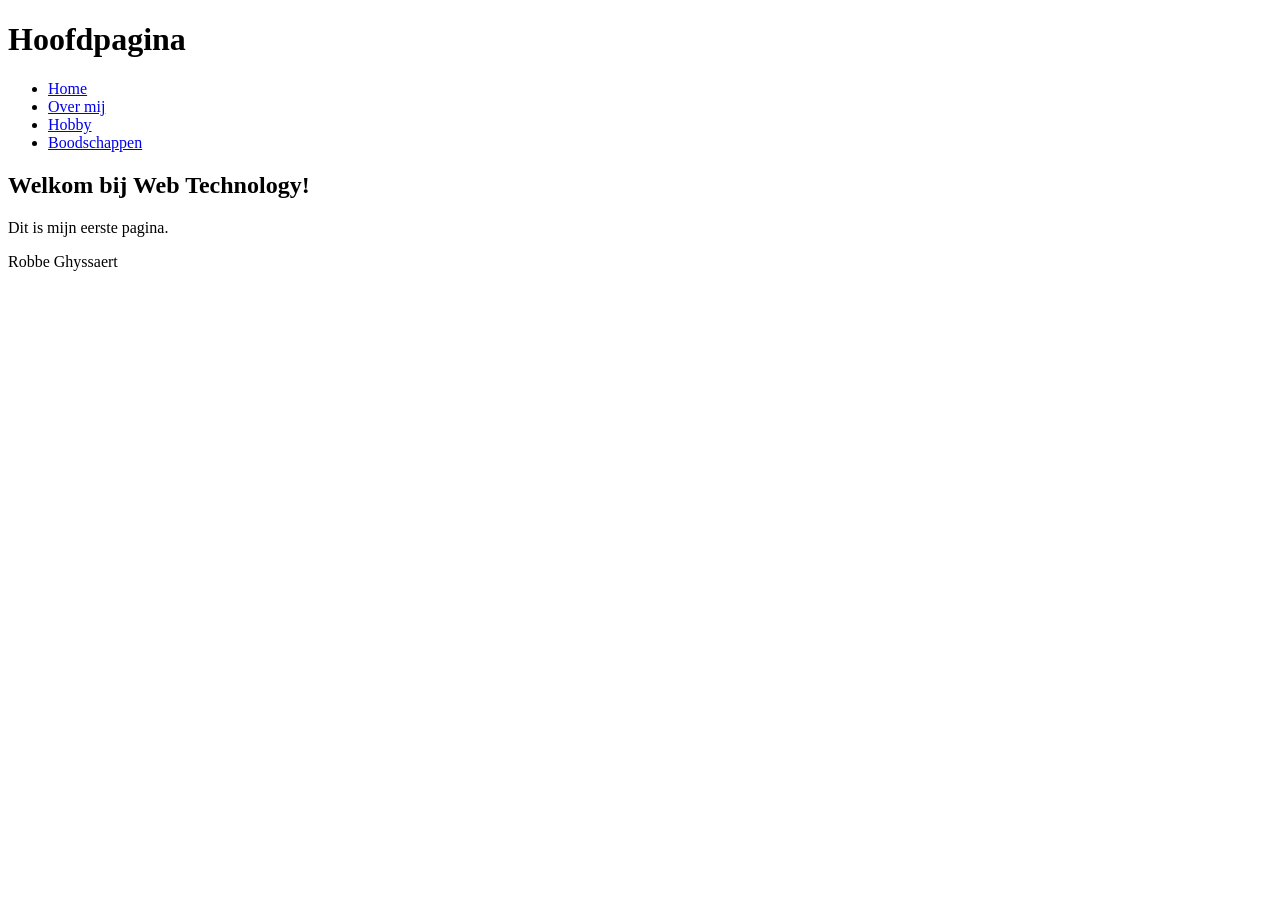
<file: Labo-01/index.html>
<!doctype html>
<html lang="nl">
  <head>
    <meta charset="utf-8" />
    <meta name="viewport" content="width=device-width, initial-scale=1" />
    <title>Mijn eerste pagina</title>
  </head>
  <body>
    <header>
      <h1>Hoofdpagina</h1>
      <nav>
        <ul>
          <li><a href="index.html">Home</a></li>
          <li><a href="over-mij.html">Over mij</a></li>
          <li><a href="hobby.html">Hobby</a></li>
          <li><a href="boodschappen.html">Boodschappen</a></li>
        </ul>
      </nav>
    </header>

    <h2>Welkom bij Web Technology!</h2>
    <p>Dit is mijn eerste pagina.</p>

    <footer>
      <p>Robbe Ghyssaert</p>
    </footer>
  </body>
</html>
</file>
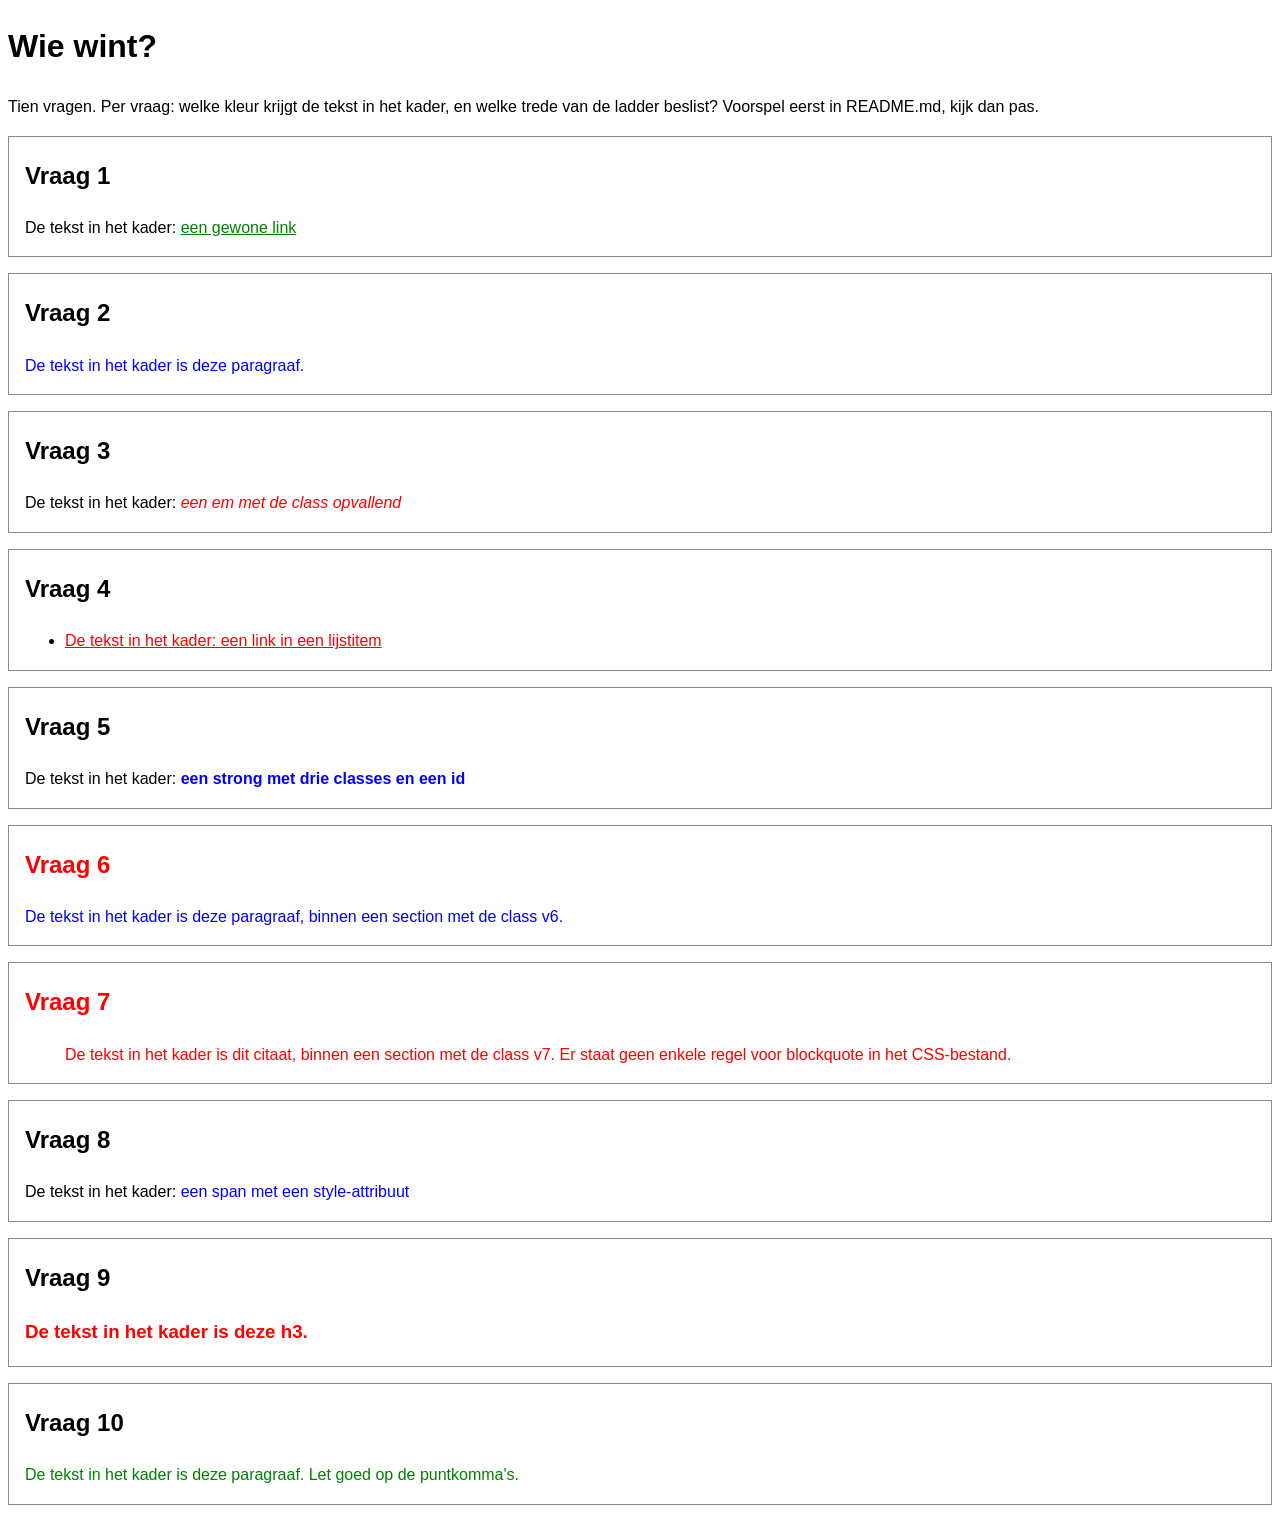
<file: labo-02/cascade/index.html>
<!-- index.html - oefening 3: voorspel, dan kijk. Wijzig dit bestand niet. -->
<!doctype html>
<html lang="nl">
  <head>
    <meta charset="utf-8">
    <meta name="viewport" content="width=device-width, initial-scale=1">
    <title>Wie wint? Tien vragen over de cascade</title>
    <link rel="stylesheet" href="css/stijl.css">
  </head>
  <body>
    <h1>Wie wint?</h1>
    <p>Tien vragen. Per vraag: welke kleur krijgt de tekst in het kader, en welke trede van de ladder beslist? Voorspel eerst in README.md, kijk dan pas.</p>

    <section class="vraag v1">
      <h2>Vraag 1</h2>
      <p>De tekst in het kader: <a href="#">een gewone link</a></p>
    </section>

    <section class="vraag v2">
      <h2>Vraag 2</h2>
      <p class="v2-tekst">De tekst in het kader is deze paragraaf.</p>
    </section>

    <section class="vraag v3">
      <h2>Vraag 3</h2>
      <p>De tekst in het kader: <em class="opvallend">een em met de class opvallend</em></p>
    </section>

    <section class="vraag v4">
      <h2>Vraag 4</h2>
      <ul>
        <li><a href="#">De tekst in het kader: een link in een lijstitem</a></li>
      </ul>
    </section>

    <section class="vraag v5">
      <h2>Vraag 5</h2>
      <p>De tekst in het kader: <strong class="een twee drie" id="v5-tekst">een strong met drie classes en een id</strong></p>
    </section>

    <section class="vraag v6">
      <h2>Vraag 6</h2>
      <p class="v6-tekst">De tekst in het kader is deze paragraaf, binnen een section met de class v6.</p>
    </section>

    <section class="vraag v7">
      <h2>Vraag 7</h2>
      <blockquote>De tekst in het kader is dit citaat, binnen een section met de class v7. Er staat geen enkele regel voor blockquote in het CSS-bestand.</blockquote>
    </section>

    <section class="vraag v8">
      <h2>Vraag 8</h2>
      <p>De tekst in het kader: <span class="v8-tekst" style="color: blue">een span met een style-attribuut</span></p>
    </section>

    <section class="vraag v9">
      <h2>Vraag 9</h2>
      <h3 class="v9-tekst">De tekst in het kader is deze h3.</h3>
    </section>

    <section class="vraag v10">
      <h2>Vraag 10</h2>
      <p class="v10-tekst">De tekst in het kader is deze paragraaf. Let goed op de puntkomma's.</p>
    </section>
  </body>
</html>
</file>
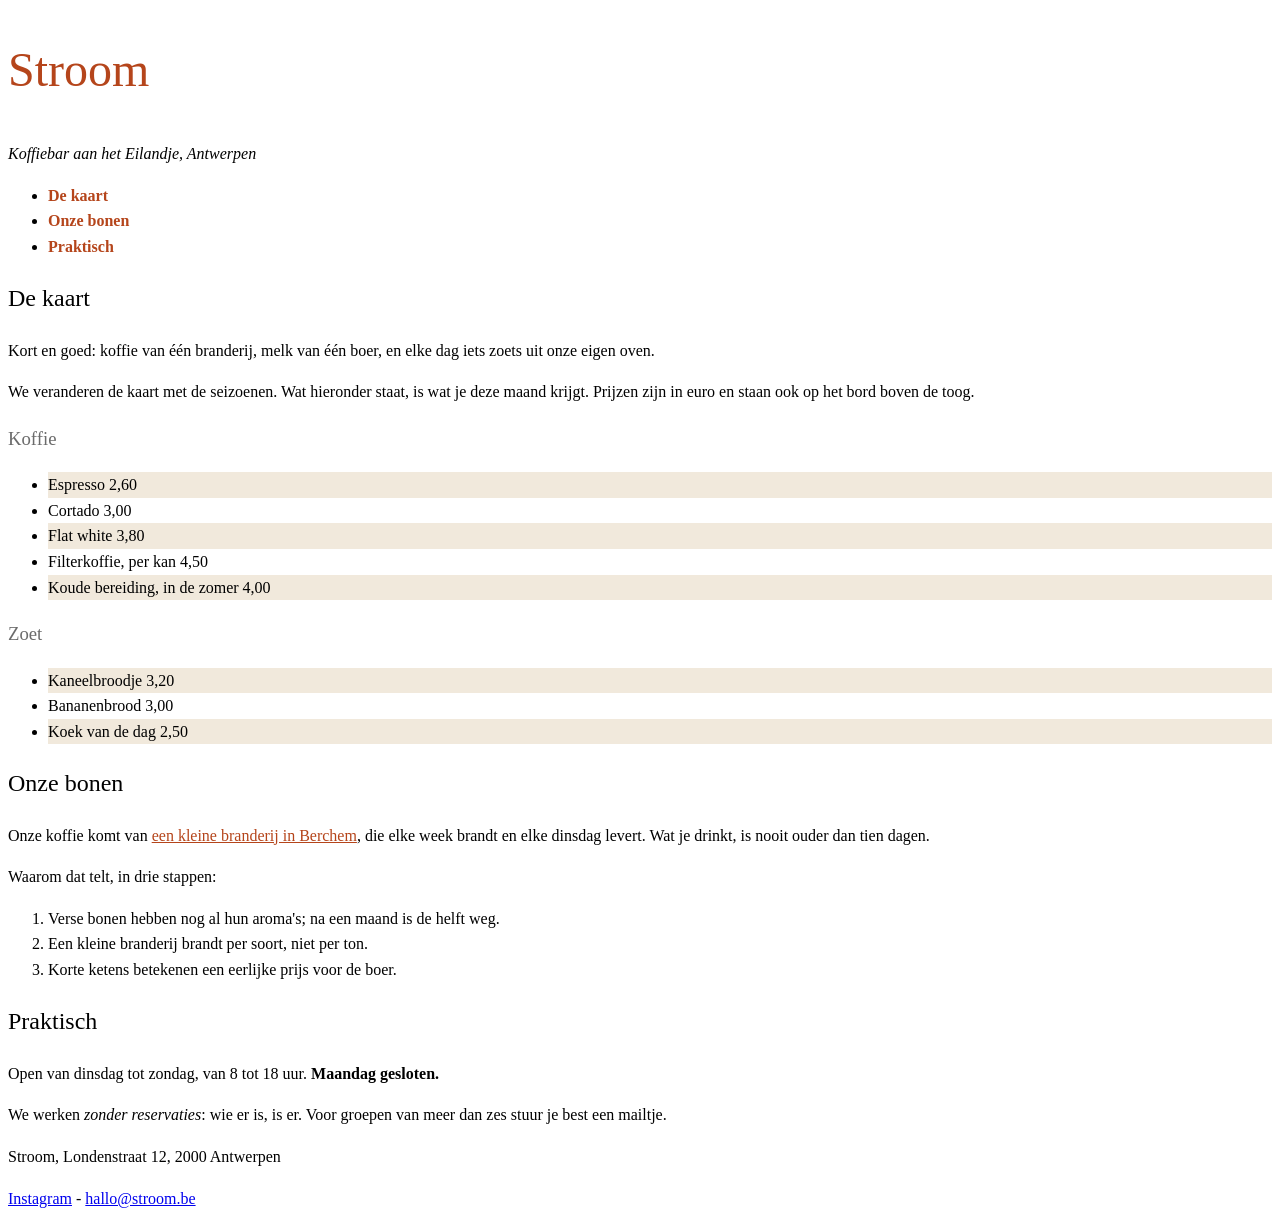
<file: labo-02/nabouw/index.html>
<!-- index.html - nabouw labo 2. Dit bestand mag je NIET wijzigen: geen class erbij, geen element verplaatst, geen style-attribuut. Jij schrijft css/stijl.css. -->
<!--
  Wat het screenshot niet kan tonen (hover en focus):
  - links in de navigatie: accentkleur, vet, geen onderstreping;
    bij hover en focus: inktkleur en onderstreept
  - links in main: accentkleur, onderstreept;
    bij hover en focus: papierkleur op een achtergrond in de accentkleur
  - links in de footer: gedempte kleur; bij hover en focus: accentkleur
-->
<!doctype html>
<html lang="nl">
  <head>
    <meta charset="utf-8">
    <meta name="viewport" content="width=device-width, initial-scale=1">
    <title>Stroom - koffiebar aan het Eilandje</title>
    <link rel="stylesheet" href="css/stijl.css">
  </head>
  <body>
    <header>
      <h1>Stroom</h1>
      <p class="slogan">Koffiebar aan het Eilandje, Antwerpen</p>
      <nav>
        <ul>
          <li><a href="#kaart">De kaart</a></li>
          <li><a href="#bonen">Onze bonen</a></li>
          <li><a href="#praktisch">Praktisch</a></li>
        </ul>
      </nav>
    </header>

    <main>
      <article>
        <h2 id="kaart">De kaart</h2>
        <p class="intro">Kort en goed: koffie van één branderij, melk van één boer, en elke dag iets zoets uit onze eigen oven.</p>
        <p>We veranderen de kaart met de seizoenen. Wat hieronder staat, is wat je deze maand krijgt. Prijzen zijn in euro en staan ook op het bord boven de toog.</p>

        <h3>Koffie</h3>
        <ul class="kaart">
          <li>Espresso <span class="prijs">2,60</span></li>
          <li>Cortado <span class="prijs">3,00</span></li>
          <li>Flat white <span class="prijs">3,80</span></li>
          <li>Filterkoffie, per kan <span class="prijs">4,50</span></li>
          <li>Koude bereiding, in de zomer <span class="prijs">4,00</span></li>
        </ul>

        <h3>Zoet</h3>
        <ul class="kaart">
          <li>Kaneelbroodje <span class="prijs">3,20</span></li>
          <li>Bananenbrood <span class="prijs">3,00</span></li>
          <li>Koek van de dag <span class="prijs">2,50</span></li>
        </ul>

        <h2 id="bonen">Onze bonen</h2>
        <p>Onze koffie komt van <a href="https://www.example.be">een kleine branderij in Berchem</a>, die elke week brandt en elke dinsdag levert. Wat je drinkt, is nooit ouder dan tien dagen.</p>
        <p>Waarom dat telt, in drie stappen:</p>
        <ol>
          <li>Verse bonen hebben nog al hun aroma's; na een maand is de helft weg.</li>
          <li>Een kleine branderij brandt per soort, niet per ton.</li>
          <li>Korte ketens betekenen een eerlijke prijs voor de boer.</li>
        </ol>

        <h2 id="praktisch">Praktisch</h2>
        <p>Open van dinsdag tot zondag, van 8 tot 18 uur. <strong>Maandag gesloten.</strong></p>
        <p>We werken <em>zonder reservaties</em>: wie er is, is er. Voor groepen van meer dan zes stuur je best een mailtje.</p>
      </article>
    </main>

    <footer>
      <p>Stroom, Londenstraat 12, 2000 Antwerpen</p>
      <p><a href="https://www.instagram.com">Instagram</a> - <a href="mailto:hallo@stroom.be">hallo@stroom.be</a></p>
    </footer>
  </body>
</html>
</file>
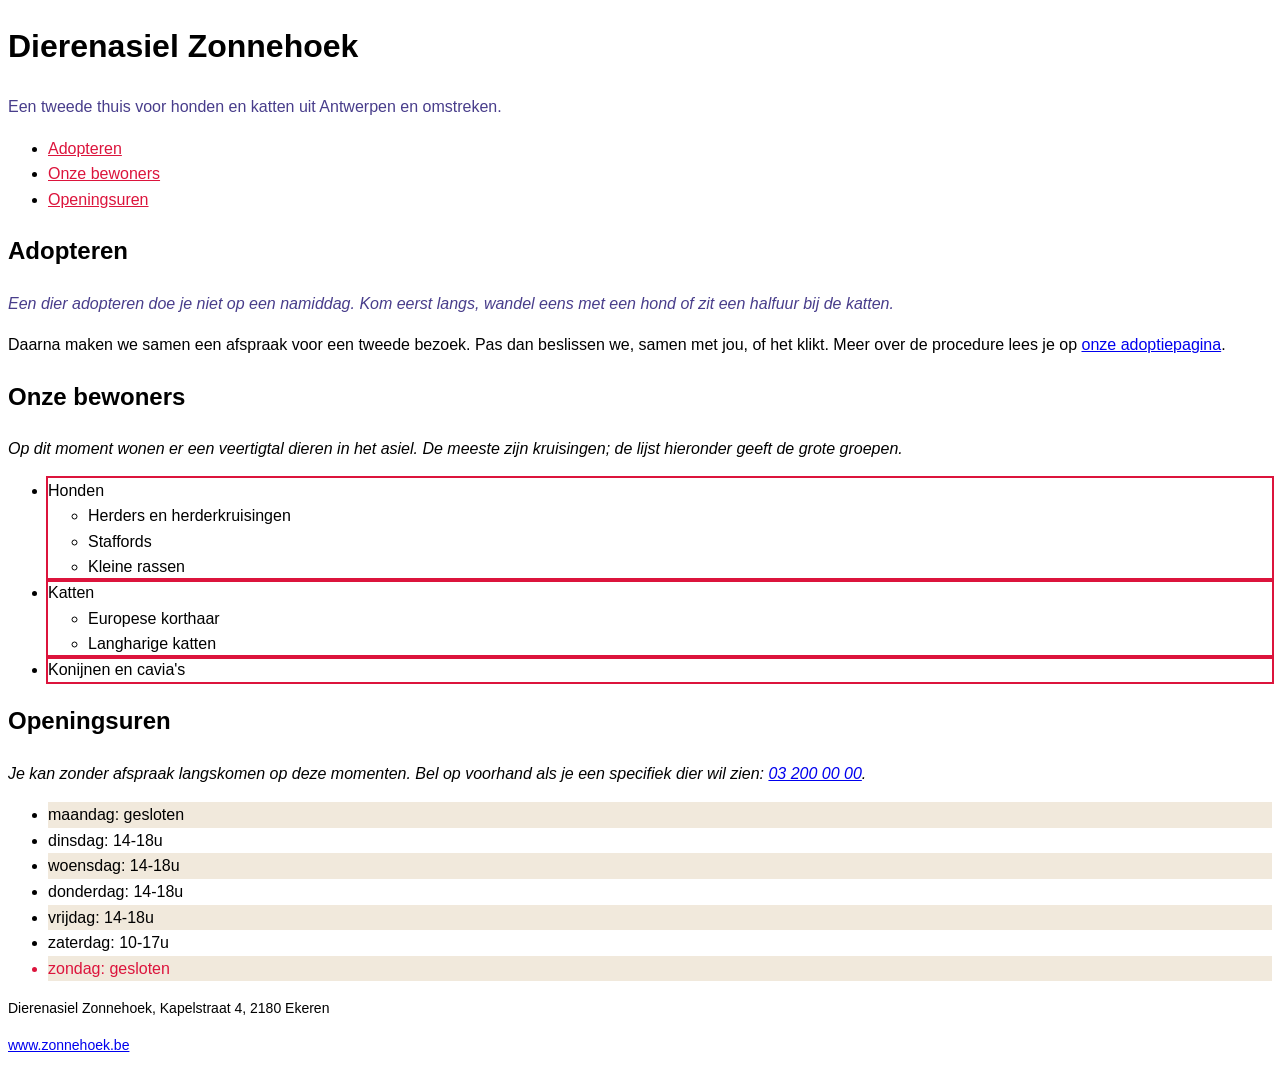
<file: labo-02/selectors/index.html>
<!-- index.html - oefening 2: selectors. Wijzig dit bestand niet; alles wat je nodig hebt, staat erin. -->
<!doctype html>
<html lang="nl">
  <head>
    <meta charset="utf-8" />
    <meta name="viewport" content="width=device-width, initial-scale=1" />
    <title>Dierenasiel Zonnehoek</title>
    <link rel="stylesheet" href="css/stijl.css" />
  </head>
  <body>
    <header>
      <h1>Dierenasiel Zonnehoek</h1>
      <p class="slogan">
        Een tweede thuis voor honden en katten uit Antwerpen en omstreken.
      </p>
      <nav>
        <ul>
          <li><a href="#adopteren">Adopteren</a></li>
          <li><a href="#rassen">Onze bewoners</a></li>
          <li><a href="#uren">Openingsuren</a></li>
        </ul>
      </nav>
    </header>

    <main>
      <article>
        <h2 id="adopteren">Adopteren</h2>
        <p class="intro">
          Een dier adopteren doe je niet op een namiddag. Kom eerst langs,
          wandel eens met een hond of zit een halfuur bij de katten.
        </p>
        <p>
          Daarna maken we samen een afspraak voor een tweede bezoek. Pas dan
          beslissen we, samen met jou, of het klikt. Meer over de procedure lees
          je op
          <a href="https://www.zonnehoek.be/adoptie">onze adoptiepagina</a>.
        </p>

        <h2 id="rassen">Onze bewoners</h2>
        <p>
          Op dit moment wonen er een veertigtal dieren in het asiel. De meeste
          zijn kruisingen; de lijst hieronder geeft de grote groepen.
        </p>
        <ul class="rassen">
          <li>
            Honden
            <ul>
              <li>Herders en herderkruisingen</li>
              <li>Staffords</li>
              <li>Kleine rassen</li>
            </ul>
          </li>
          <li>
            Katten
            <ul>
              <li>Europese korthaar</li>
              <li>Langharige katten</li>
            </ul>
          </li>
          <li>Konijnen en cavia's</li>
        </ul>

        <h2 id="uren">Openingsuren</h2>
        <p>
          Je kan zonder afspraak langskomen op deze momenten. Bel op voorhand
          als je een specifiek dier wil zien:
          <a href="tel:+3232000000">03 200 00 00</a>.
        </p>
        <ul class="uren">
          <li>maandag: gesloten</li>
          <li>dinsdag: 14-18u</li>
          <li>woensdag: 14-18u</li>
          <li>donderdag: 14-18u</li>
          <li>vrijdag: 14-18u</li>
          <li>zaterdag: 10-17u</li>
          <li>zondag: gesloten</li>
        </ul>
      </article>
    </main>

    <footer>
      <p>Dierenasiel Zonnehoek, Kapelstraat 4, 2180 Ekeren</p>
      <p><a href="https://www.zonnehoek.be">www.zonnehoek.be</a></p>
    </footer>
  </body>
</html>
</file>
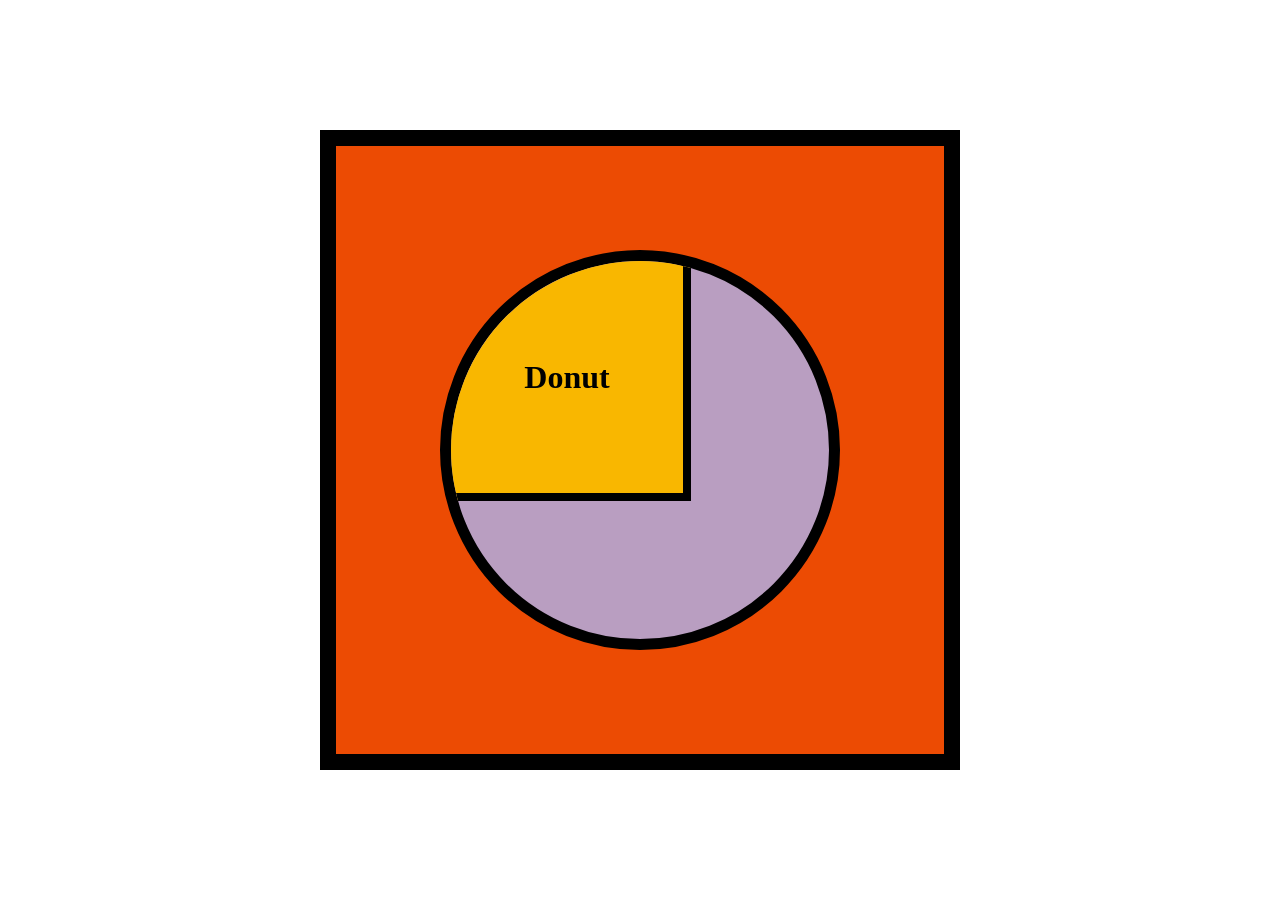
<file: labo-03/donut/index.html>
<!doctype html>
<html lang="en">
<head>
  <meta charset="utf-8">
  <meta name="viewport" content="width=device-width, initial-scale=1">
  <title>Labo 3 - Donut</title>
  <link rel="stylesheet" href="css/reset.css">
  <link rel="stylesheet" href="css/stijl.css">
</head>
<body>
  <!-- Do not change this file. Write your CSS in css/stijl.css. -->
  <main>
    <div>
      <h1>Donut</h1>
    </div>
  </main>
</body>
</html>
</file>
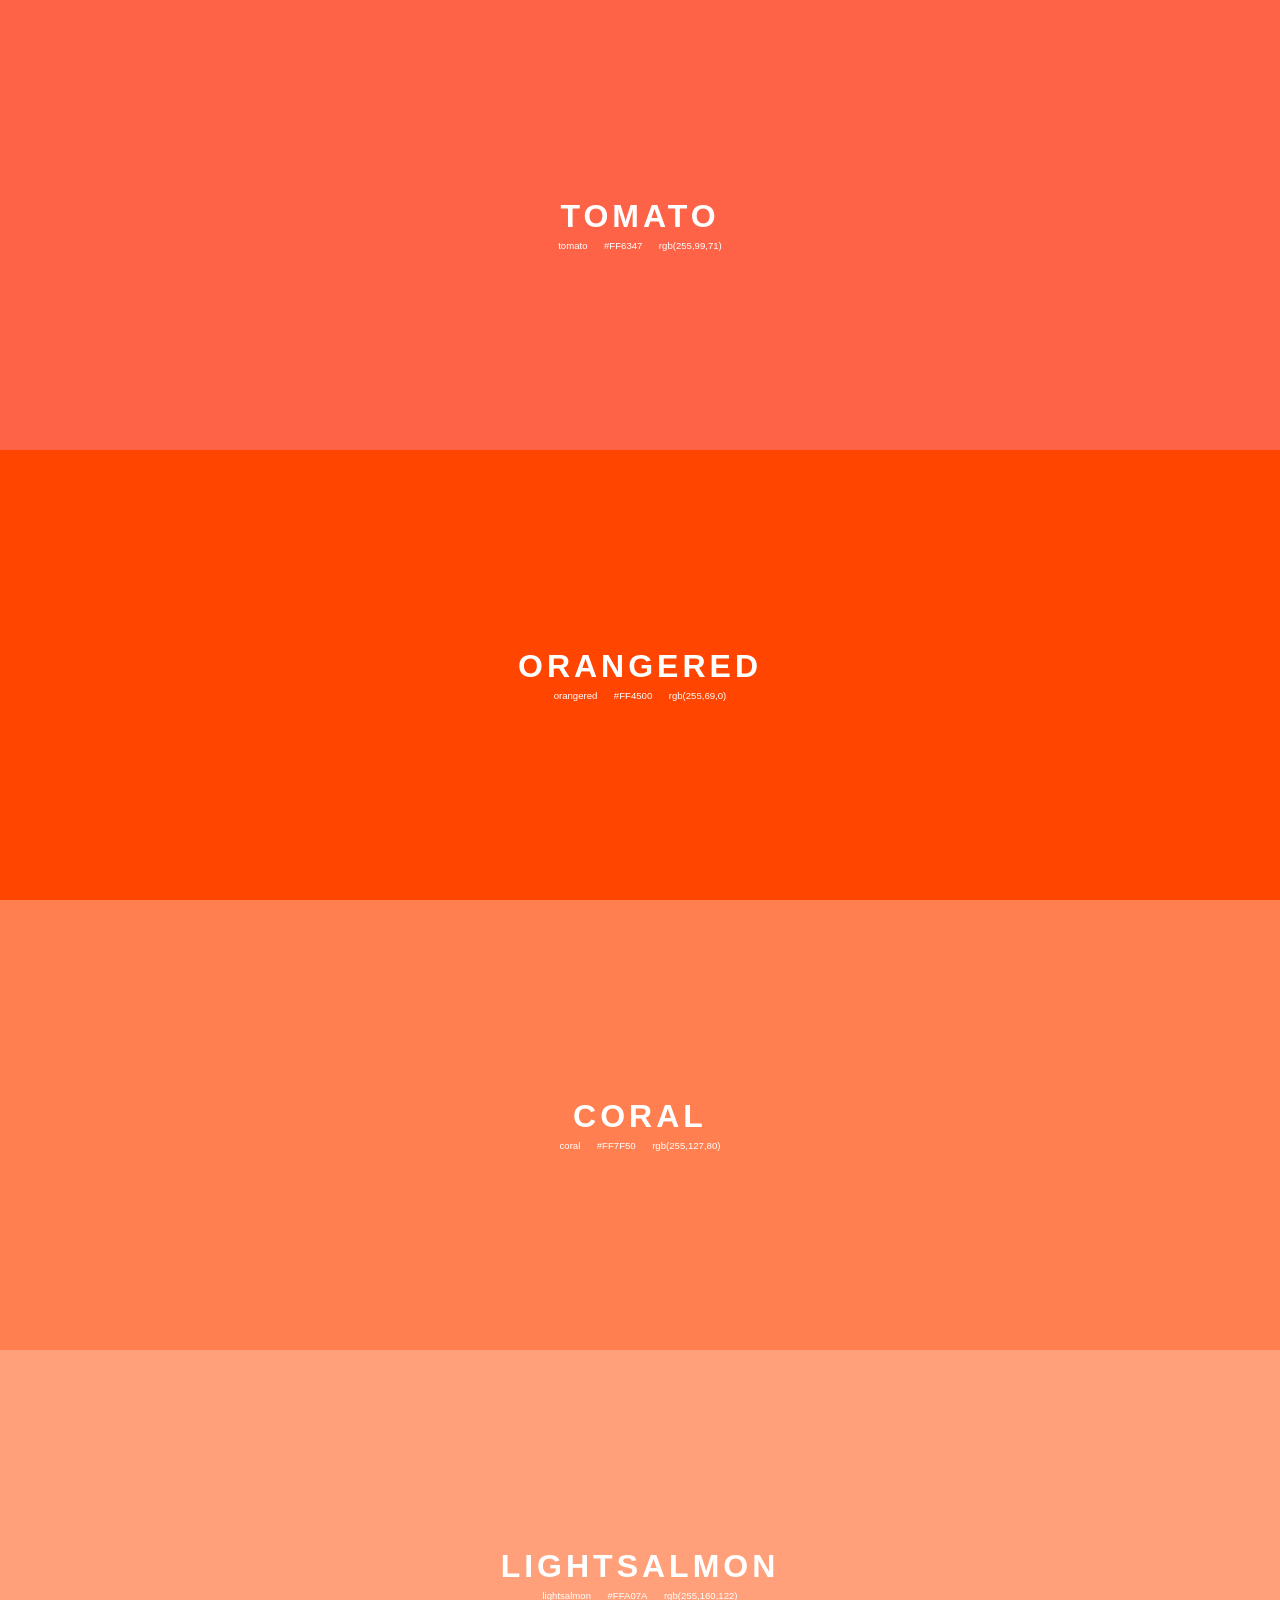
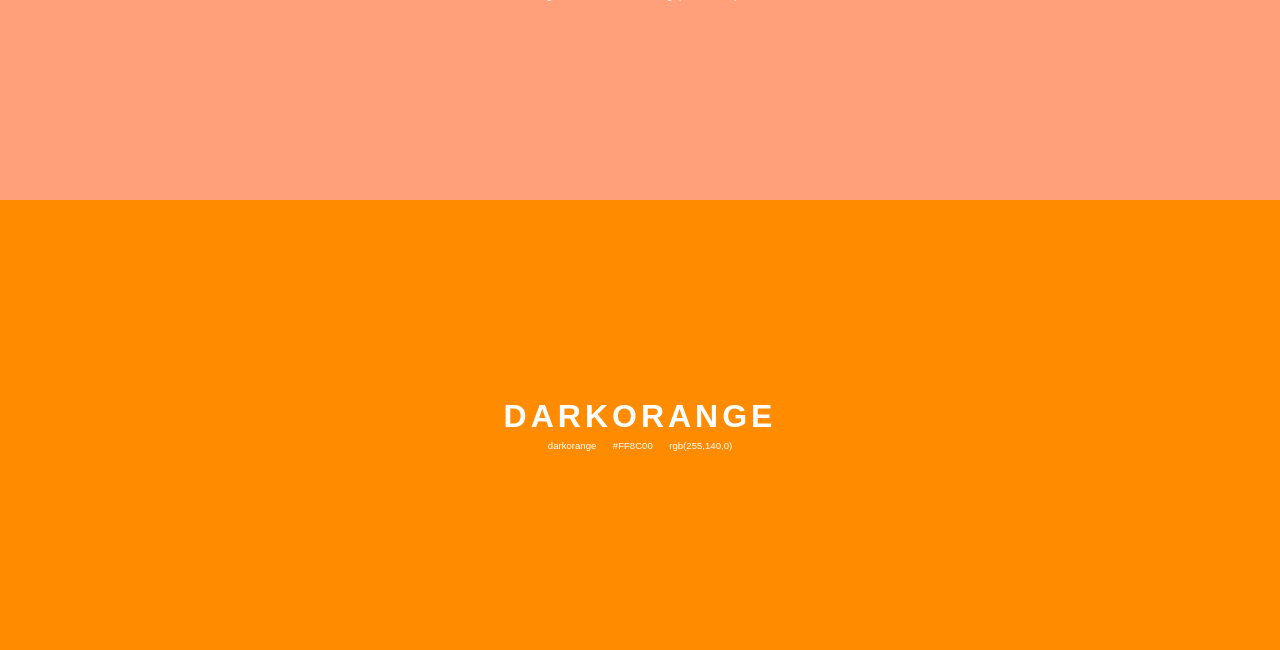
<file: labo-03/kleuren/index.html>
<!doctype html>
<html lang="en">
<head>
  <meta charset="utf-8">
  <meta name="viewport" content="width=device-width, initial-scale=1">
  <title>Labo 3 - Kleurenstalen</title>
  <link rel="stylesheet" href="css/reset.css">
  <link rel="stylesheet" href="css/stijl.css">
</head>
<body>
  <!-- Do not change this file. Write your CSS in css/stijl.css. -->
  <ul>
    <li class="tomato">
      <h2>TOMATO</h2>
      <p class="codes"><span>tomato</span> <span>#FF6347</span> <span>rgb(255,99,71)</span></p>
    </li>
    <li class="orangered">
      <h2>ORANGERED</h2>
      <p class="codes"><span>orangered</span> <span>#FF4500</span> <span>rgb(255,69,0)</span></p>
    </li>
    <li class="coral">
      <h2>CORAL</h2>
      <p class="codes"><span>coral</span> <span>#FF7F50</span> <span>rgb(255,127,80)</span></p>
    </li>
    <li class="lightsalmon">
      <h2>LIGHTSALMON</h2>
      <p class="codes"><span>lightsalmon</span> <span>#FFA07A</span> <span>rgb(255,160,122)</span></p>
    </li>
    <li class="darkorange">
      <h2>DARKORANGE</h2>
      <p class="codes"><span>darkorange</span> <span>#FF8C00</span> <span>rgb(255,140,0)</span></p>
    </li>
  </ul>
</body>
</html>
</file>
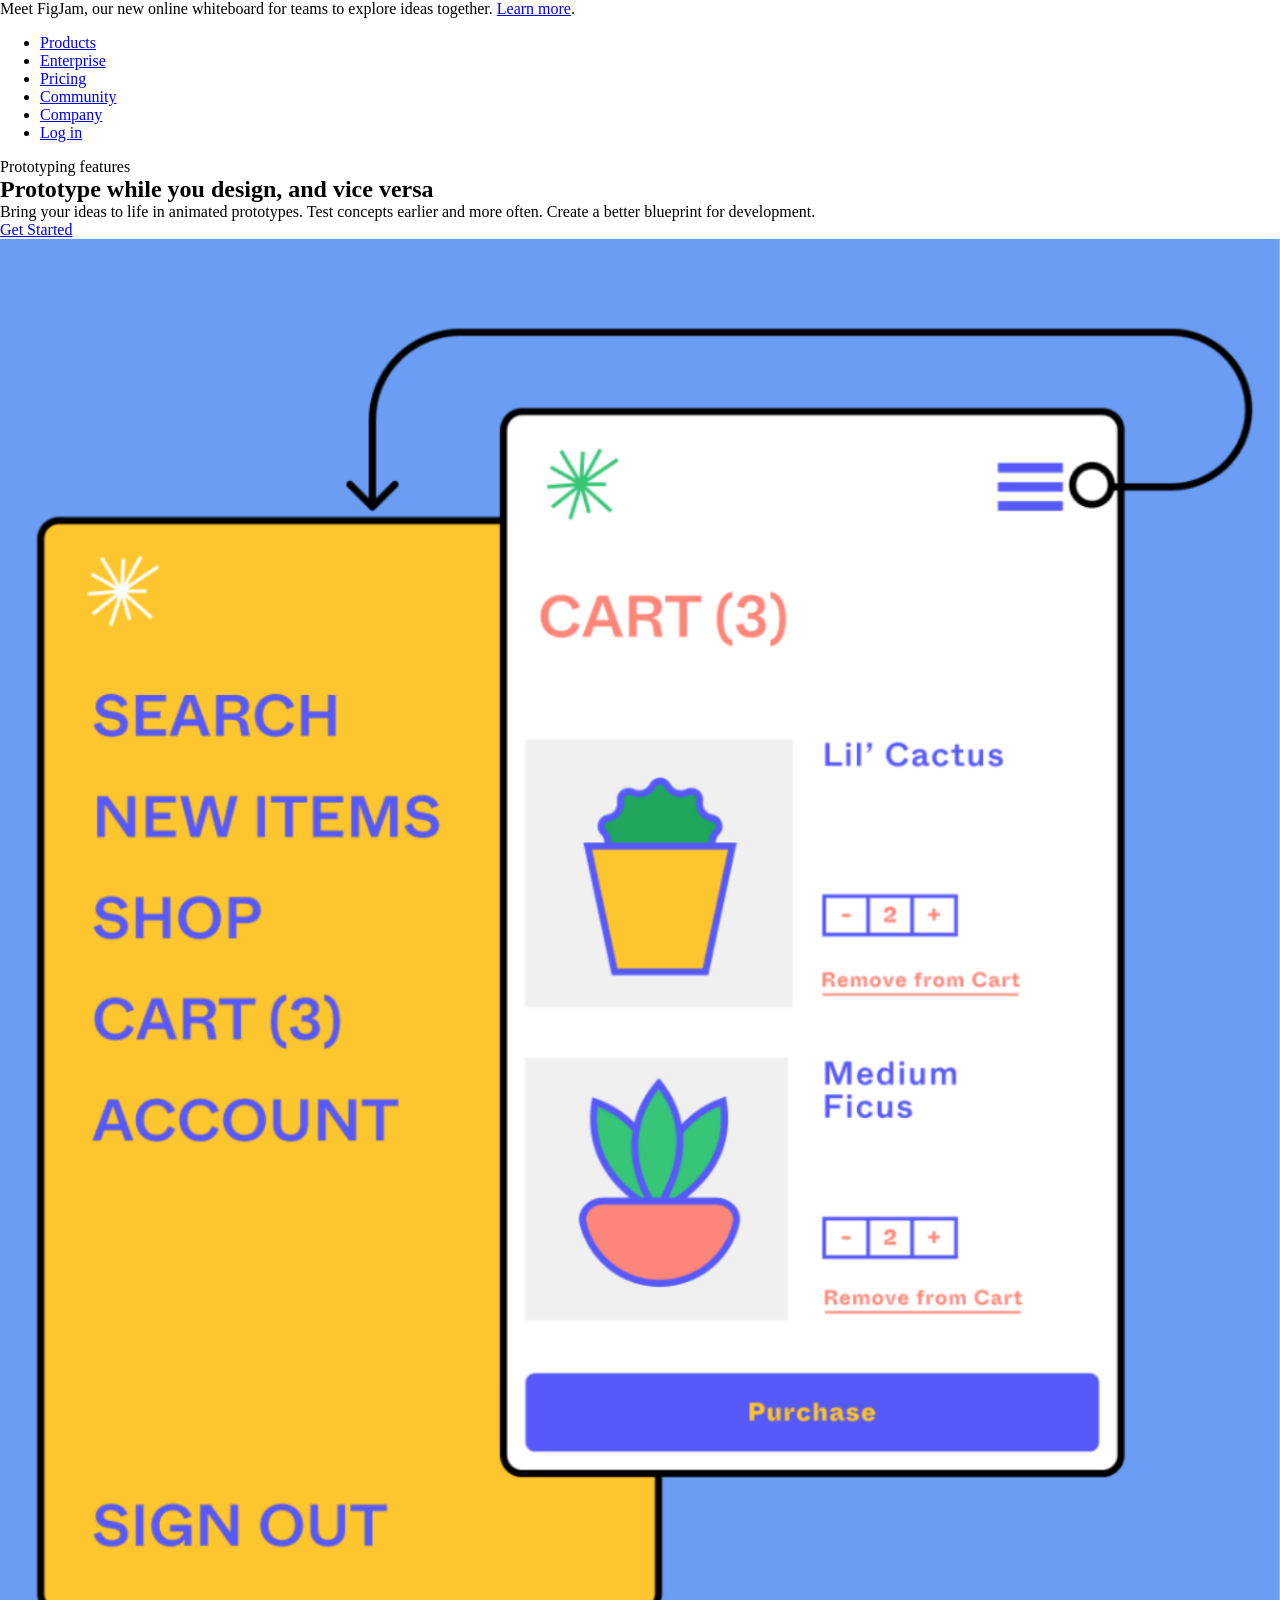
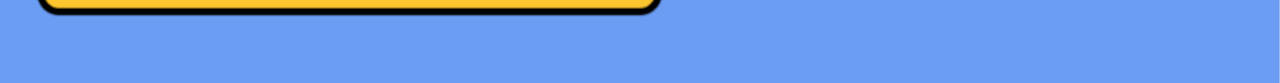
<file: labo-03/landing/index.html>
<!doctype html>
<html lang="en">
<head>
  <meta charset="utf-8">
  <meta name="viewport" content="width=device-width, initial-scale=1">
  <title>Labo 3 - Landingspagina</title>
  <link rel="stylesheet" href="css/reset.css">
  <link rel="stylesheet" href="css/stijl.css">
</head>
<body>
  <!-- Do not change this file. Write your CSS in css/stijl.css.
       Not visible in the screenshot: on :hover and :focus the links in the
       banner and in the navigation get an underline, and the button turns
       dark grey (#333333) instead of black. -->
  <div class="banner">
    <p>Meet FigJam, our new online whiteboard for teams to explore ideas together. <a href="#">Learn more</a>.</p>
  </div>
  <header>
    <nav>
      <ul>
        <li><a href="#">Products</a></li>
        <li><a href="#">Enterprise</a></li>
        <li><a href="#">Pricing</a></li>
        <li><a href="#">Community</a></li>
        <li><a href="#">Company</a></li>
        <li><a href="#">Log in</a></li>
      </ul>
    </nav>
  </header>
  <main>
    <article>
      <p class="bovenkop">Prototyping features</p>
      <h1>Prototype while you design, and vice versa</h1>
      <p>Bring your ideas to life in animated prototypes. Test concepts earlier and more often. Create a better blueprint for development.</p>
      <a href="#" class="knop">Get Started</a>
    </article><!-- no whitespace between these two tags: see syllabus 3.7 --><div class="afbeelding">
      <img src="afbeeldingen/prototype.png" alt="Prototype of a plant shop: a yellow menu panel next to a white cart screen">
    </div>
  </main>
</body>
</html>
</file>
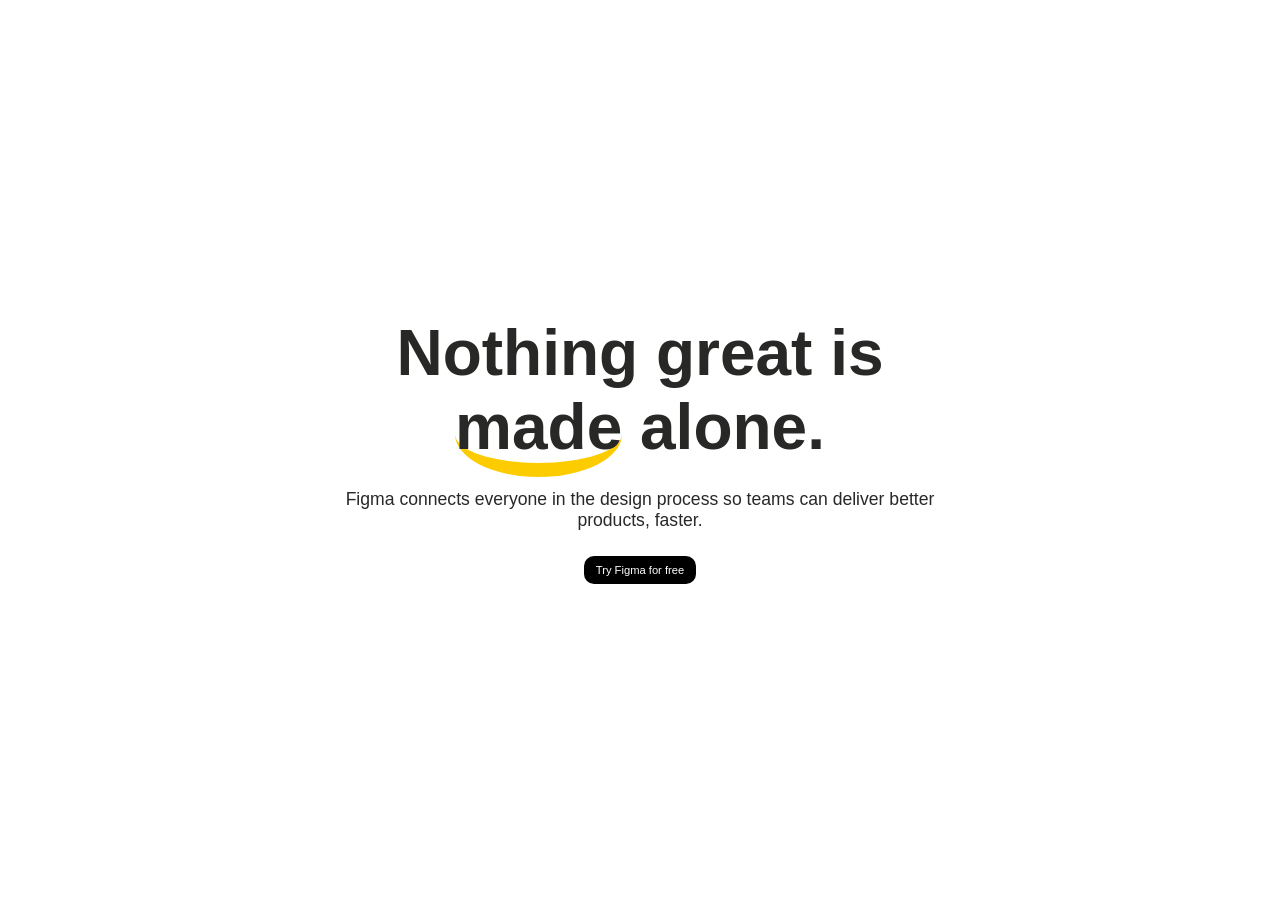
<file: labo-03/slogan/index.html>
<!doctype html>
<html lang="en">
<head>
  <meta charset="utf-8">
  <meta name="viewport" content="width=device-width, initial-scale=1">
  <title>Labo 3 - Slogan</title>
  <link rel="stylesheet" href="css/reset.css">
  <link rel="stylesheet" href="css/stijl.css">
</head>
<body>
  <!-- Do not change this file. Write your CSS in css/stijl.css.
       Not visible in the screenshot: on :hover and :focus the button turns
       dark grey (#333333) instead of black. -->
  <h2>Nothing great is <span>made</span> alone.</h2>
  <p>Figma connects everyone in the design process so teams can deliver better products, faster.</p>
  <a href="https://www.figma.com">Try Figma for free</a>
</body>
</html>
</file>
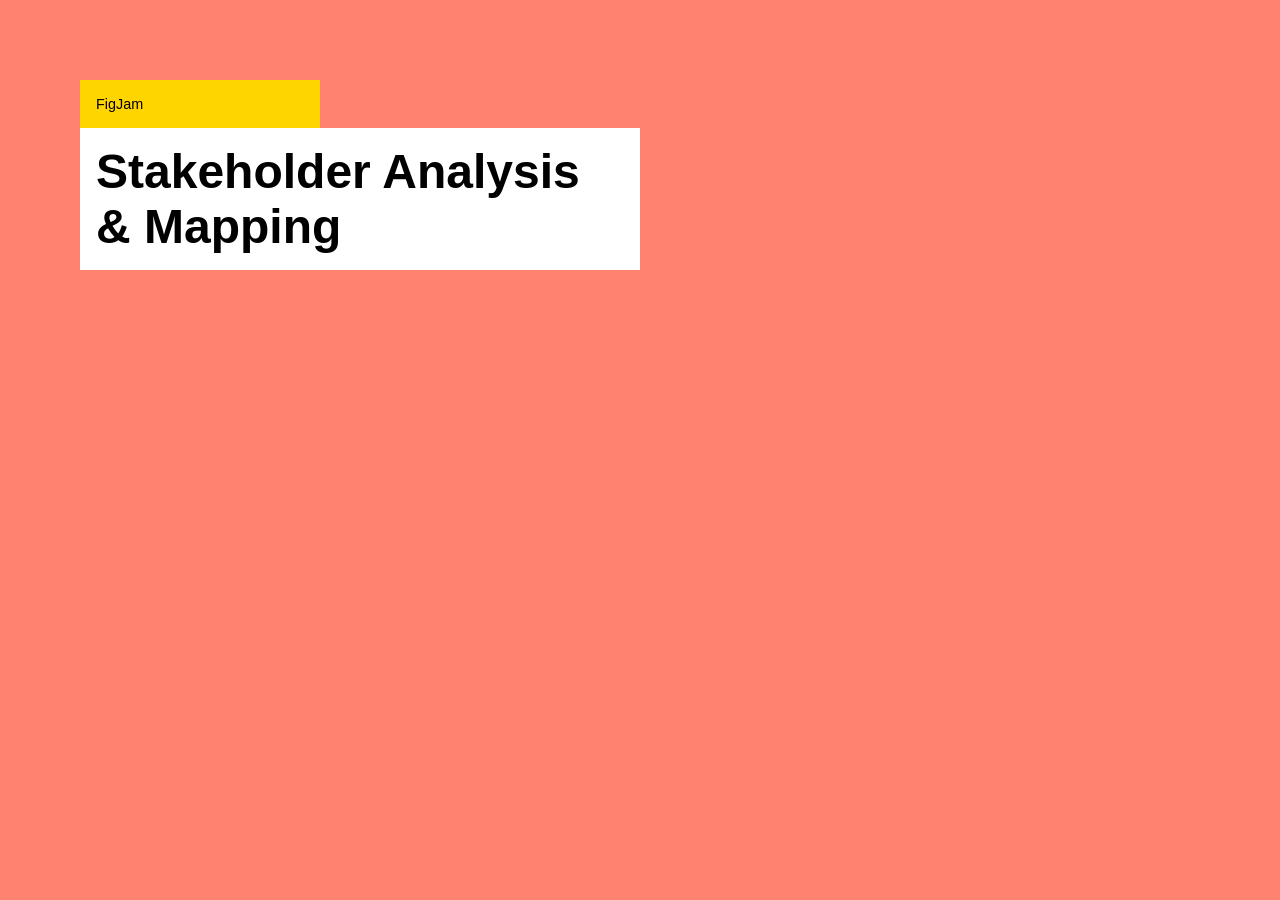
<file: labo-03/tabblad/index.html>
<!doctype html>
<html lang="en">
<head>
  <meta charset="utf-8">
  <meta name="viewport" content="width=device-width, initial-scale=1">
  <title>Labo 3 - Tabblad</title>
  <link rel="stylesheet" href="css/reset.css">
  <link rel="stylesheet" href="css/stijl.css">
</head>
<body>
  <!-- Do not change this file. Write your CSS in css/stijl.css. -->
  <h1>FigJam</h1>
  <h2>Stakeholder Analysis &amp; Mapping</h2>
</body>
</html>
</file>
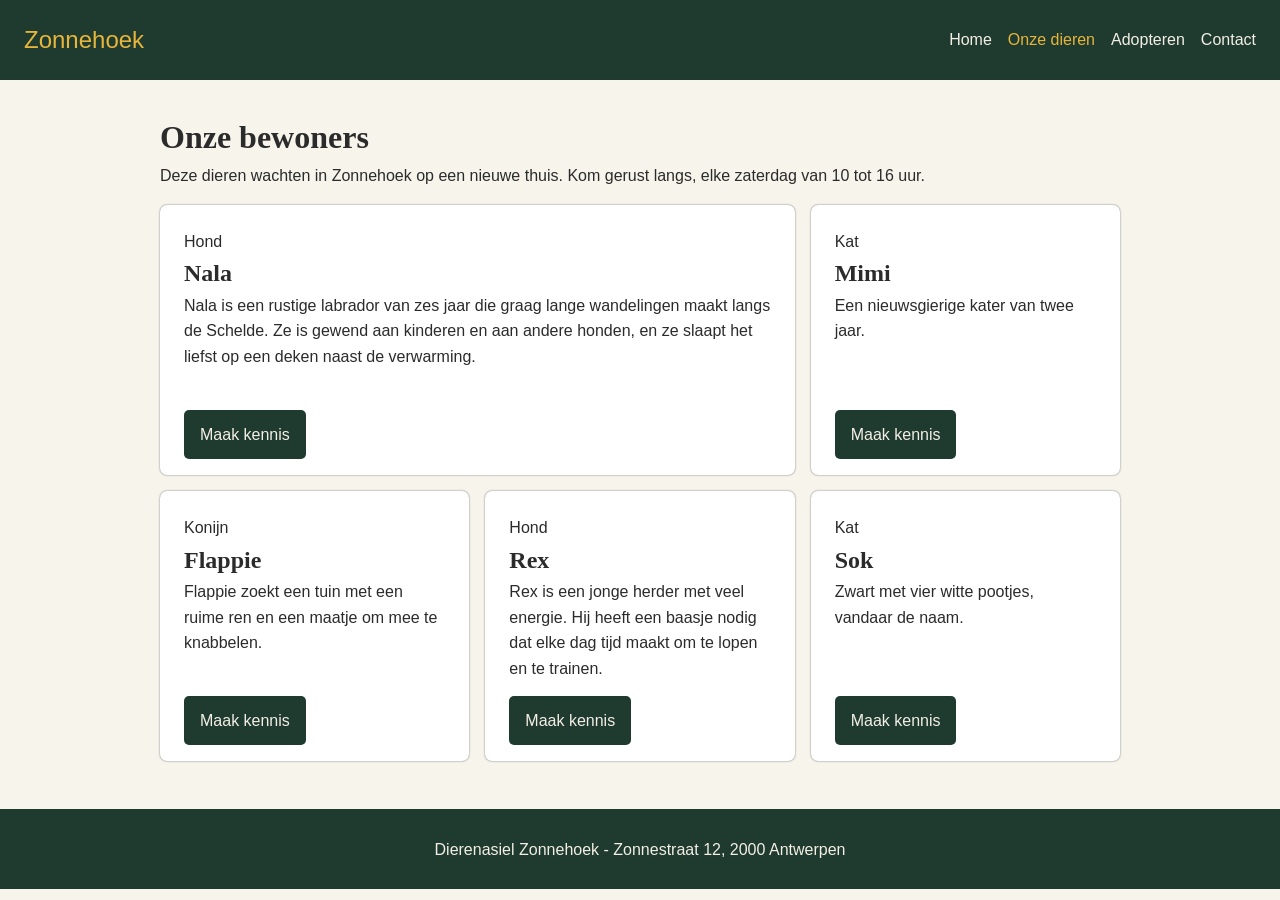
<file: labo-04/dierenasiel/index.html>
<!doctype html>
<html lang="nl">
  <head>
    <meta charset="utf-8" />
    <meta name="viewport" content="width=device-width, initial-scale=1" />
    <title>Labo 4 - Dierenasiel Zonnehoek</title>
    <link rel="stylesheet" href="css/reset.css" />
    <link rel="stylesheet" href="css/stijl.css" />
  </head>
  <body>
    <!-- Do not change this file. Write your CSS in css/stijl.css.
       Not visible in the screenshot: on :hover and :focus the links in the
       navigation get an underline, and a button turns dark (#2b2b2b). -->
    <header>
      <a class="logo" href="index.html">Zonnehoek</a>
      <nav>
        <ul>
          <li><a href="index.html">Home</a></li>
          <li><a href="dieren.html" class="actief">Onze dieren</a></li>
          <li><a href="adopteren.html">Adopteren</a></li>
          <li><a href="contact.html">Contact</a></li>
        </ul>
      </nav>
    </header>
    <main>
      <h1>Onze bewoners</h1>
      <p class="intro">
        Deze dieren wachten in Zonnehoek op een nieuwe thuis. Kom gerust langs,
        elke zaterdag van 10 tot 16 uur.
      </p>
      <ul class="kaarten">
        <li class="kaart uitgelicht">
          <p class="soort">Hond</p>
          <h2>Nala</h2>
          <p class="beschrijving">
            Nala is een rustige labrador van zes jaar die graag lange
            wandelingen maakt langs de Schelde. Ze is gewend aan kinderen en aan
            andere honden, en ze slaapt het liefst op een deken naast de
            verwarming.
          </p>
          <a class="knop" href="#">Maak kennis</a>
        </li>
        <li class="kaart">
          <p class="soort">Kat</p>
          <h2>Mimi</h2>
          <p class="beschrijving">Een nieuwsgierige kater van twee jaar.</p>
          <a class="knop" href="#">Maak kennis</a>
        </li>
        <li class="kaart">
          <p class="soort">Konijn</p>
          <h2>Flappie</h2>
          <p class="beschrijving">
            Flappie zoekt een tuin met een ruime ren en een maatje om mee te
            knabbelen.
          </p>
          <a class="knop" href="#">Maak kennis</a>
        </li>
        <li class="kaart">
          <p class="soort">Hond</p>
          <h2>Rex</h2>
          <p class="beschrijving">
            Rex is een jonge herder met veel energie. Hij heeft een baasje nodig
            dat elke dag tijd maakt om te lopen en te trainen.
          </p>
          <a class="knop" href="#">Maak kennis</a>
        </li>
        <li class="kaart">
          <p class="soort">Kat</p>
          <h2>Sok</h2>
          <p class="beschrijving">
            Zwart met vier witte pootjes, vandaar de naam.
          </p>
          <a class="knop" href="#">Maak kennis</a>
        </li>
      </ul>
    </main>
    <footer>
      <p>Dierenasiel Zonnehoek - Zonnestraat 12, 2000 Antwerpen</p>
    </footer>
  </body>
</html>
</file>
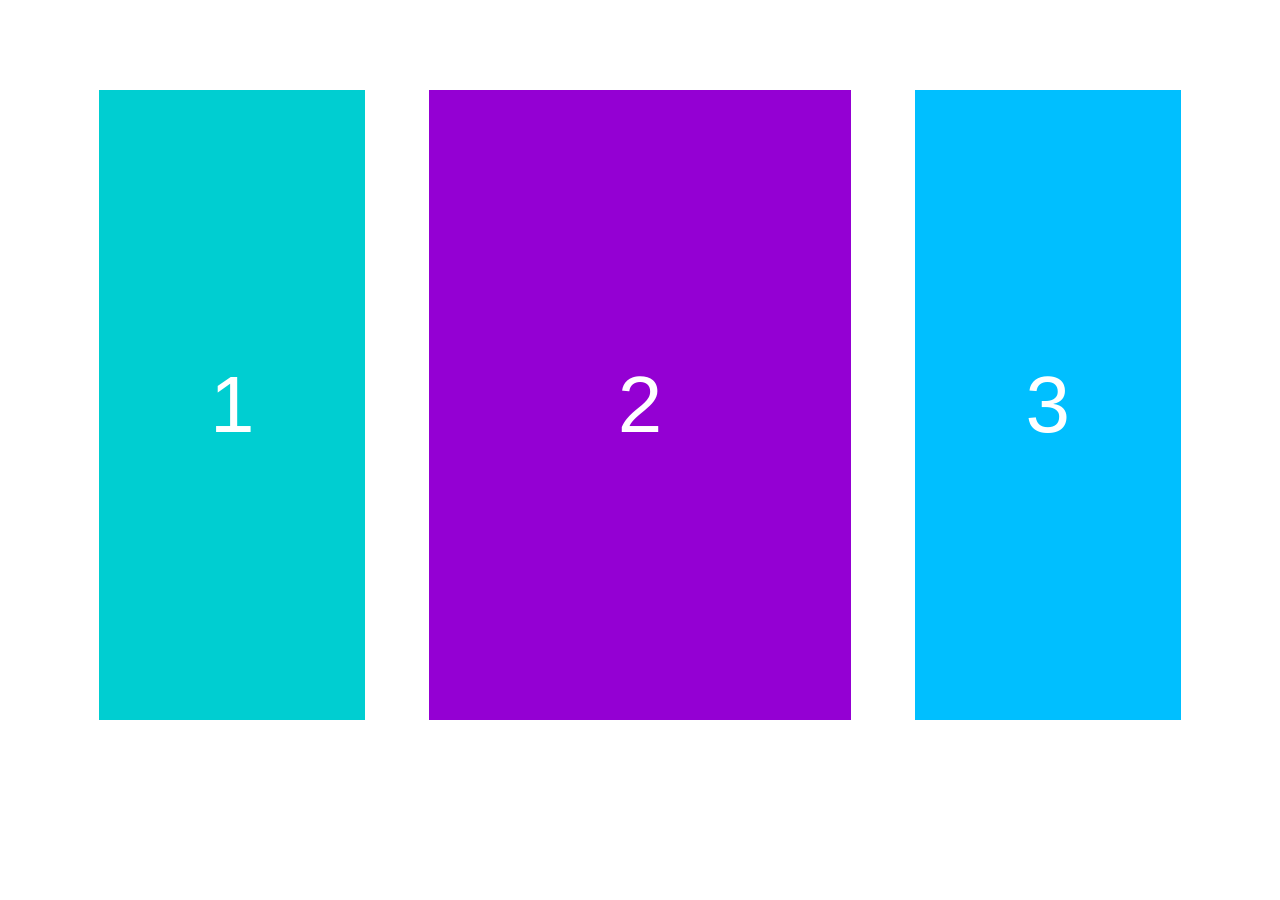
<file: labo-04/kolommen/index.html>
<!doctype html>
<html lang="nl">
<head>
  <meta charset="utf-8">
  <meta name="viewport" content="width=device-width, initial-scale=1">
  <title>Labo 4 - Drie kolommen</title>
  <link rel="stylesheet" href="css/reset.css">
  <link rel="stylesheet" href="css/stijl.css">
</head>
<body>
  <!-- Do not change this file. Write your CSS in css/stijl.css. -->
  <main>
    <div>1</div>
    <div>2</div>
    <div>3</div>
  </main>
</body>
</html>
</file>
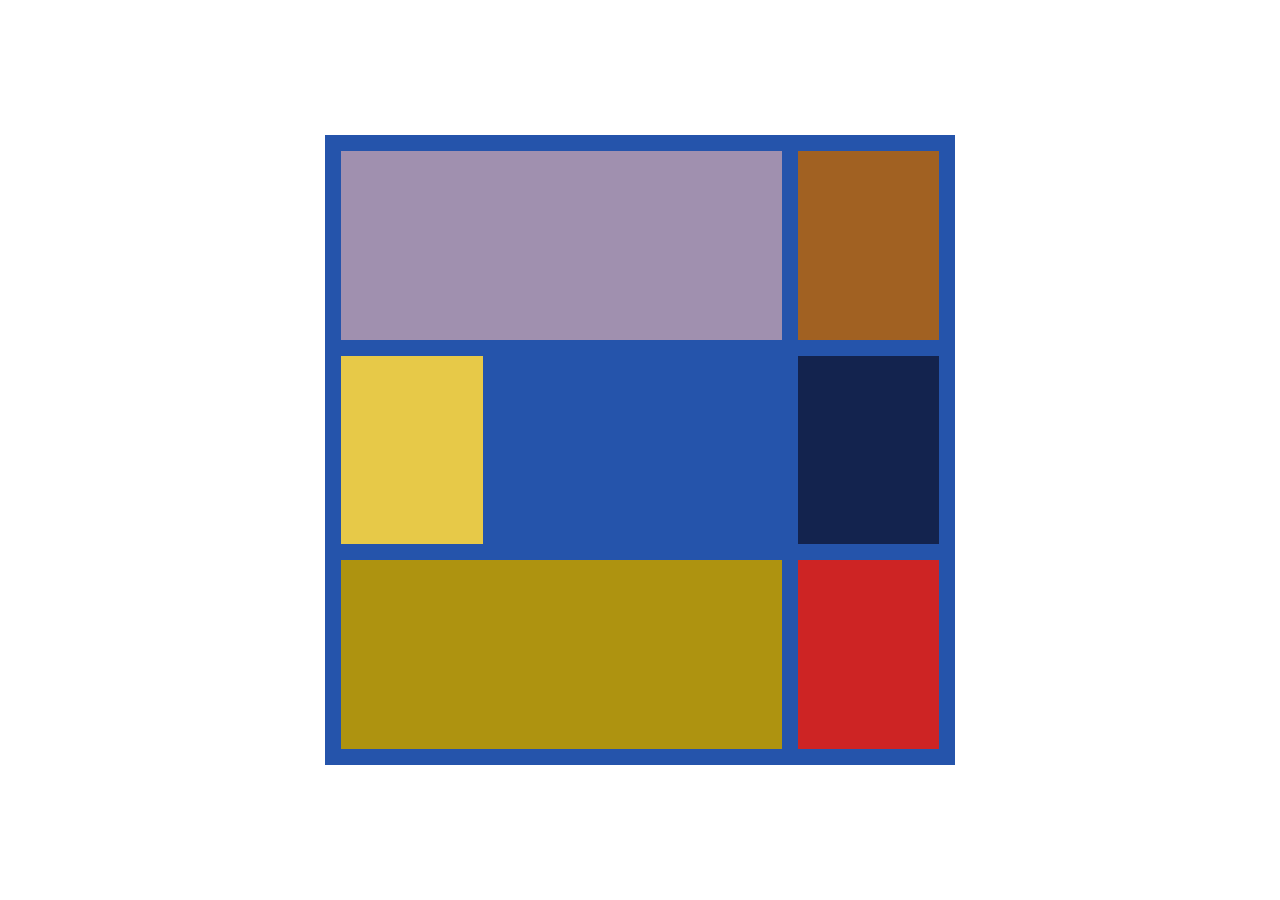
<file: labo-04/mondriaan/index.html>
<!doctype html>
<html lang="nl">
<head>
  <meta charset="utf-8">
  <meta name="viewport" content="width=device-width, initial-scale=1">
  <title>Labo 4 - Mondriaan</title>
  <link rel="stylesheet" href="css/reset.css">
  <link rel="stylesheet" href="css/stijl.css">
</head>
<body>
  <!-- Do not change this file. Write your CSS in css/stijl.css. -->
  <main class="schilderij">
    <div class="lila"></div>
    <div class="bruin"></div>
    <div class="geel"></div>
    <div class="marine"></div>
    <div class="olijf"></div>
    <div class="rood"></div>
  </main>
</body>
</html>
</file>
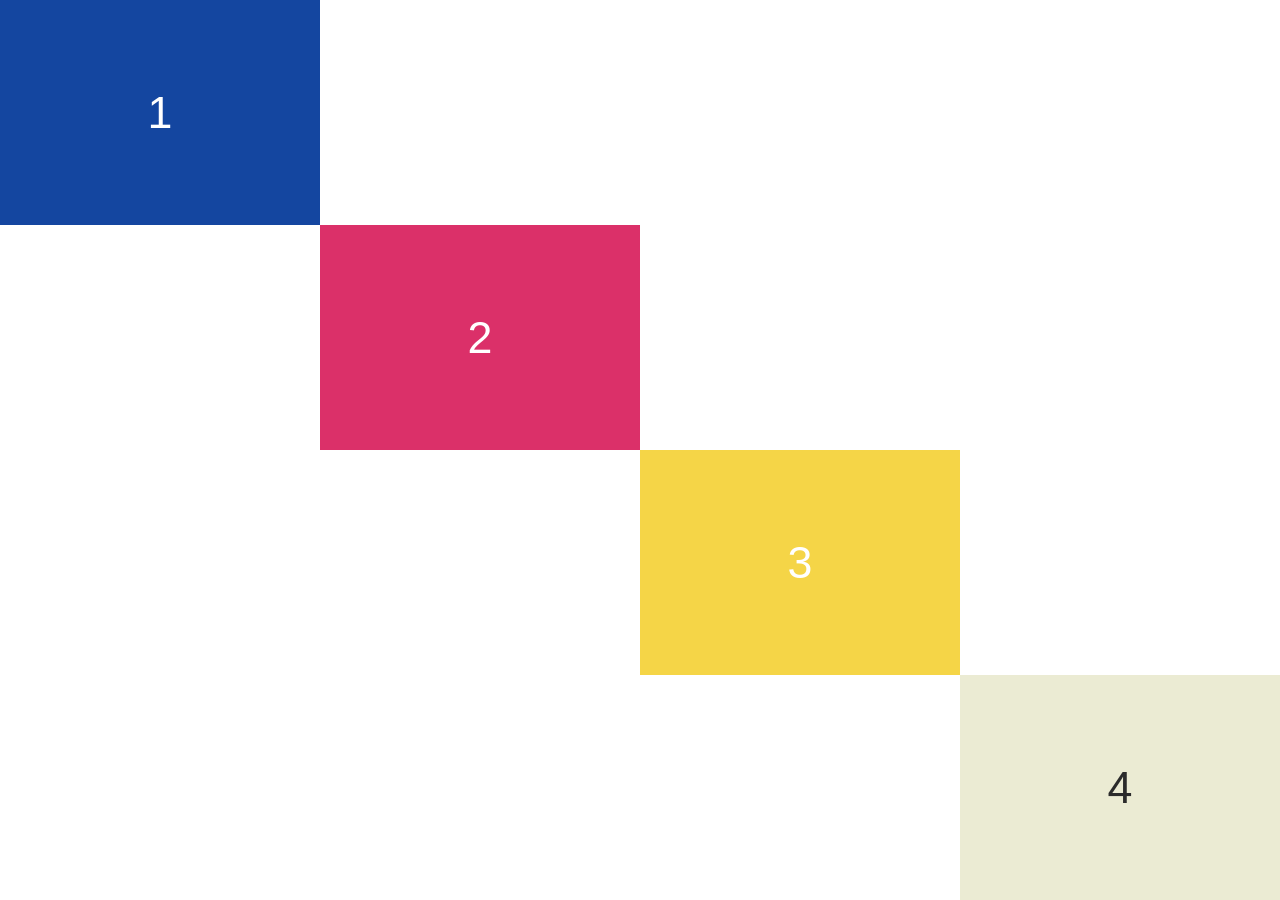
<file: labo-04/trap/index.html>
<!doctype html>
<html lang="nl">
<head>
  <meta charset="utf-8">
  <meta name="viewport" content="width=device-width, initial-scale=1">
  <title>Labo 4 - Trap</title>
  <link rel="stylesheet" href="css/reset.css">
  <link rel="stylesheet" href="css/stijl.css">
</head>
<body>
  <!-- Do not change this file. Write your CSS in css/stijl.css. -->
  <main class="trap">
    <div class="trede">1</div>
    <div class="trede">2</div>
    <div class="trede">3</div>
    <div class="trede">4</div>
  </main>
</body>
</html>
</file>
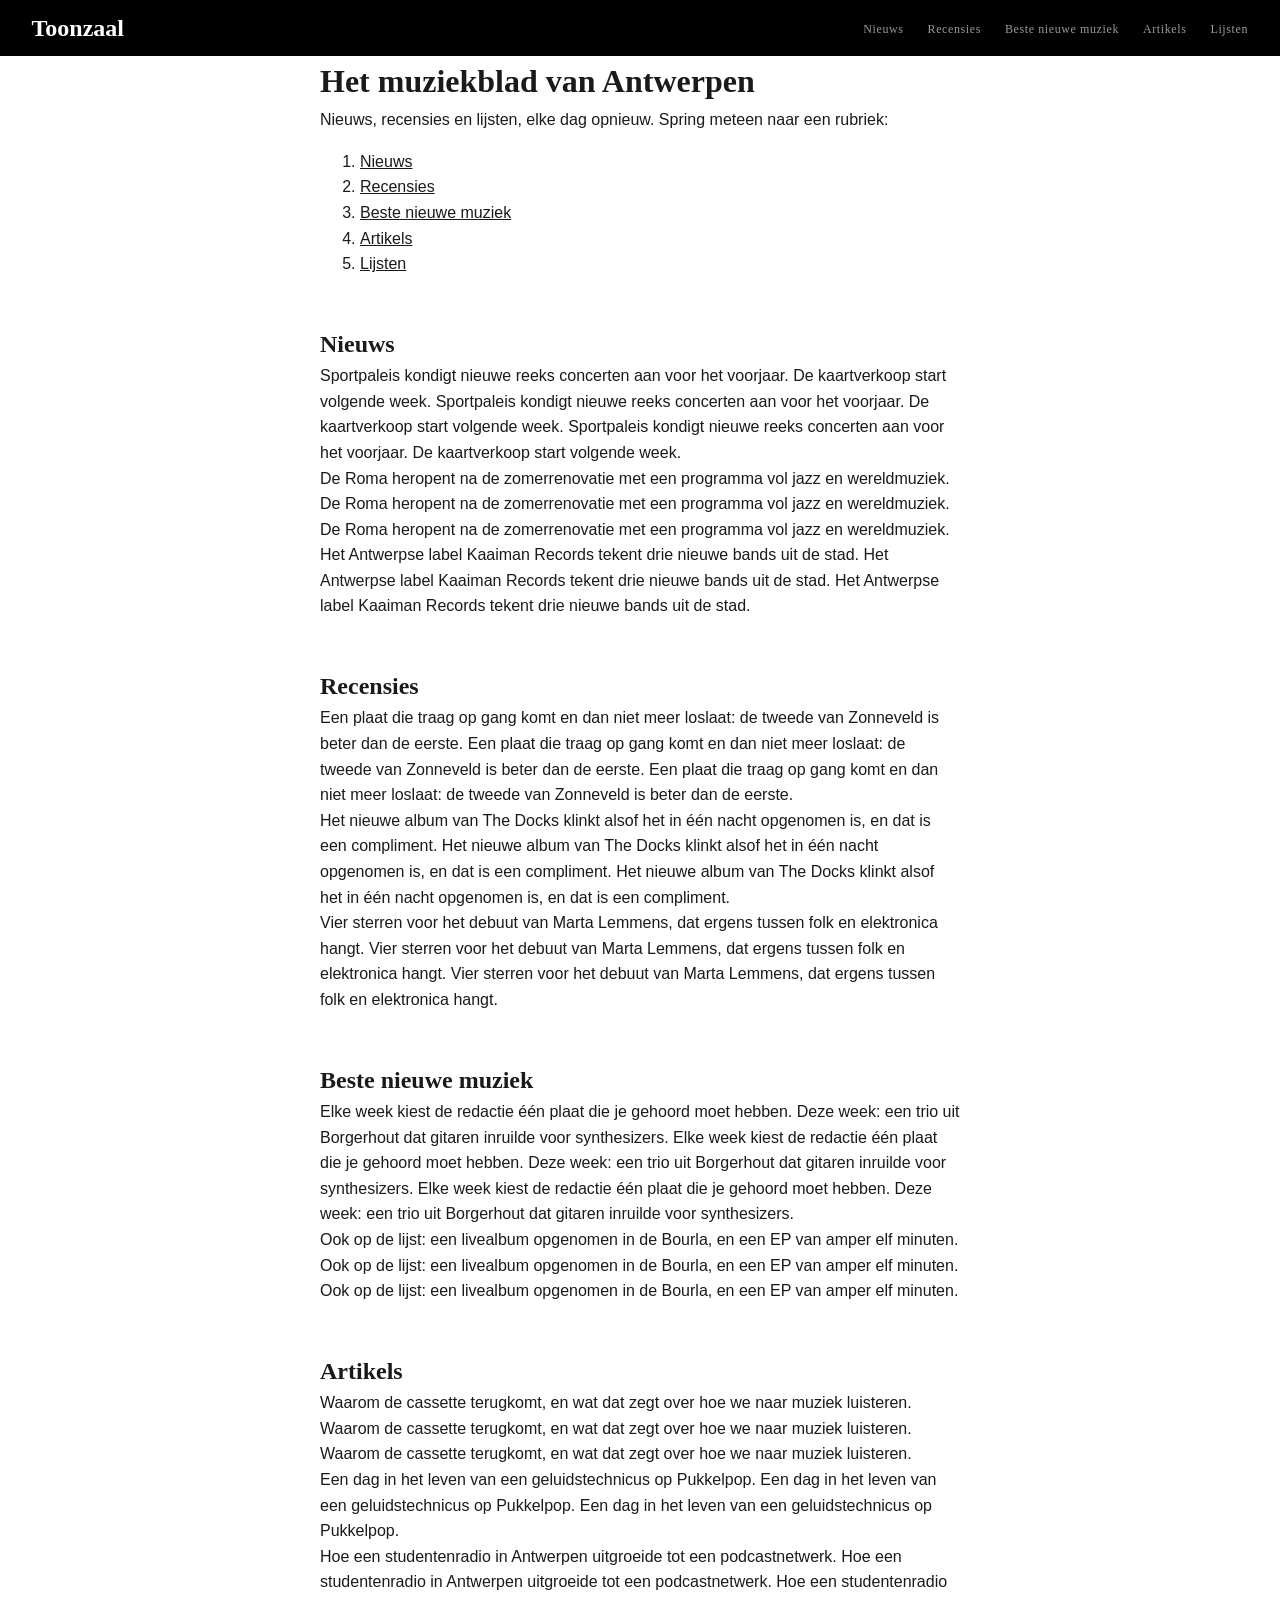
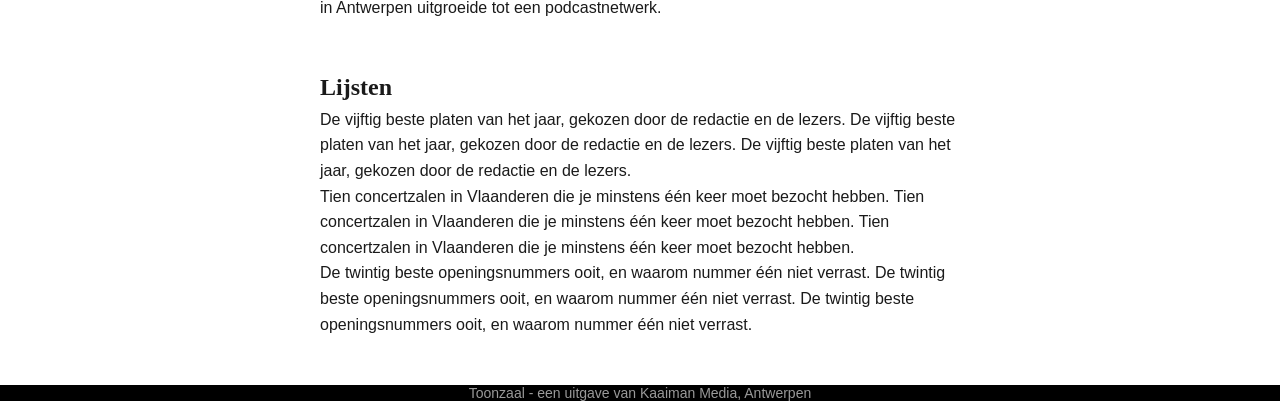
<file: labo-05/balk/index.html>
<!doctype html>
<html lang="nl">
<head>
  <meta charset="utf-8">
  <meta name="viewport" content="width=device-width, initial-scale=1">
  <title>Labo 5 - Toonzaal</title>
  <link rel="stylesheet" href="css/reset.css">
  <link rel="stylesheet" href="css/stijl.css">
</head>
<body>
  <!-- Do not change this file. Write your CSS in css/stijl.css.
       Not visible in the screenshot: on :hover and :focus a link in the bar turns white. -->
  <header>
    <a class="logo" href="index.html">Toonzaal</a>
    <nav>
      <ul>
        <li><a href="#nieuws" class="actief">Nieuws</a></li>
        <li><a href="#recensies">Recensies</a></li>
        <li><a href="#beste">Beste nieuwe muziek</a></li>
        <li><a href="#artikels">Artikels</a></li>
        <li><a href="#lijsten">Lijsten</a></li>
      </ul>
    </nav>
  </header>
  <main>
    <h1>Het muziekblad van Antwerpen</h1>
    <p class="intro">Nieuws, recensies en lijsten, elke dag opnieuw. Spring meteen naar een rubriek:</p>
    <ol class="inhoud">
        <li><a href="#nieuws">Nieuws</a></li>
        <li><a href="#recensies">Recensies</a></li>
        <li><a href="#beste">Beste nieuwe muziek</a></li>
        <li><a href="#artikels">Artikels</a></li>
        <li><a href="#lijsten">Lijsten</a></li>
    </ol>
    <section id="nieuws">
      <h2>Nieuws</h2>
      <p>Sportpaleis kondigt nieuwe reeks concerten aan voor het voorjaar. De kaartverkoop start volgende week. Sportpaleis kondigt nieuwe reeks concerten aan voor het voorjaar. De kaartverkoop start volgende week. Sportpaleis kondigt nieuwe reeks concerten aan voor het voorjaar. De kaartverkoop start volgende week.</p>
      <p>De Roma heropent na de zomerrenovatie met een programma vol jazz en wereldmuziek. De Roma heropent na de zomerrenovatie met een programma vol jazz en wereldmuziek. De Roma heropent na de zomerrenovatie met een programma vol jazz en wereldmuziek.</p>
      <p>Het Antwerpse label Kaaiman Records tekent drie nieuwe bands uit de stad. Het Antwerpse label Kaaiman Records tekent drie nieuwe bands uit de stad. Het Antwerpse label Kaaiman Records tekent drie nieuwe bands uit de stad.</p>
    </section>
    <section id="recensies">
      <h2>Recensies</h2>
      <p>Een plaat die traag op gang komt en dan niet meer loslaat: de tweede van Zonneveld is beter dan de eerste. Een plaat die traag op gang komt en dan niet meer loslaat: de tweede van Zonneveld is beter dan de eerste. Een plaat die traag op gang komt en dan niet meer loslaat: de tweede van Zonneveld is beter dan de eerste.</p>
      <p>Het nieuwe album van The Docks klinkt alsof het in één nacht opgenomen is, en dat is een compliment. Het nieuwe album van The Docks klinkt alsof het in één nacht opgenomen is, en dat is een compliment. Het nieuwe album van The Docks klinkt alsof het in één nacht opgenomen is, en dat is een compliment.</p>
      <p>Vier sterren voor het debuut van Marta Lemmens, dat ergens tussen folk en elektronica hangt. Vier sterren voor het debuut van Marta Lemmens, dat ergens tussen folk en elektronica hangt. Vier sterren voor het debuut van Marta Lemmens, dat ergens tussen folk en elektronica hangt.</p>
    </section>
    <section id="beste">
      <h2>Beste nieuwe muziek</h2>
      <p>Elke week kiest de redactie één plaat die je gehoord moet hebben. Deze week: een trio uit Borgerhout dat gitaren inruilde voor synthesizers. Elke week kiest de redactie één plaat die je gehoord moet hebben. Deze week: een trio uit Borgerhout dat gitaren inruilde voor synthesizers. Elke week kiest de redactie één plaat die je gehoord moet hebben. Deze week: een trio uit Borgerhout dat gitaren inruilde voor synthesizers.</p>
      <p>Ook op de lijst: een livealbum opgenomen in de Bourla, en een EP van amper elf minuten. Ook op de lijst: een livealbum opgenomen in de Bourla, en een EP van amper elf minuten. Ook op de lijst: een livealbum opgenomen in de Bourla, en een EP van amper elf minuten.</p>
    </section>
    <section id="artikels">
      <h2>Artikels</h2>
      <p>Waarom de cassette terugkomt, en wat dat zegt over hoe we naar muziek luisteren. Waarom de cassette terugkomt, en wat dat zegt over hoe we naar muziek luisteren. Waarom de cassette terugkomt, en wat dat zegt over hoe we naar muziek luisteren.</p>
      <p>Een dag in het leven van een geluidstechnicus op Pukkelpop. Een dag in het leven van een geluidstechnicus op Pukkelpop. Een dag in het leven van een geluidstechnicus op Pukkelpop.</p>
      <p>Hoe een studentenradio in Antwerpen uitgroeide tot een podcastnetwerk. Hoe een studentenradio in Antwerpen uitgroeide tot een podcastnetwerk. Hoe een studentenradio in Antwerpen uitgroeide tot een podcastnetwerk.</p>
    </section>
    <section id="lijsten">
      <h2>Lijsten</h2>
      <p>De vijftig beste platen van het jaar, gekozen door de redactie en de lezers. De vijftig beste platen van het jaar, gekozen door de redactie en de lezers. De vijftig beste platen van het jaar, gekozen door de redactie en de lezers.</p>
      <p>Tien concertzalen in Vlaanderen die je minstens één keer moet bezocht hebben. Tien concertzalen in Vlaanderen die je minstens één keer moet bezocht hebben. Tien concertzalen in Vlaanderen die je minstens één keer moet bezocht hebben.</p>
      <p>De twintig beste openingsnummers ooit, en waarom nummer één niet verrast. De twintig beste openingsnummers ooit, en waarom nummer één niet verrast. De twintig beste openingsnummers ooit, en waarom nummer één niet verrast.</p>
    </section>
  </main>
  <footer>
    <p>Toonzaal - een uitgave van Kaaiman Media, Antwerpen</p>
  </footer>
</body>
</html>
</file>
<file: labo-02/cascade/css/stijl.css>
/* stijl.css - oefening 3: voorspel, dan kijk. Wijzig dit bestand niet. */

/* Opmaak van de pagina zelf; doet niet mee in de vragen. */
body {
  font-family: Verdana, sans-serif;
  line-height: 1.6;
}

.vraag {
  border: 1px solid #8a8a89;
  padding: 0 1rem;
  margin-bottom: 1rem;
}

/* ---- vraag 1 ---- */
a {
  color: green;
}

/* ---- vraag 2 ---- */
.v2-tekst {
  color: red;
}

.v2-tekst {
  color: blue;
}

/* ---- vraag 3 ---- */
.opvallend {
  color: red;
}

em {
  color: blue;
}

/* ---- vraag 4 ---- */
.v4 > a {
  color: green;
}

.v4 a {
  color: red;
}

/* ---- vraag 5 ---- */
.een.twee.drie {
  color: red;
}

#v5-tekst {
  color: blue;
}

/* ---- vraag 6 ---- */
.v6 {
  color: red;
}

.v6-tekst {
  color: blue;
}

/* ---- vraag 7 ---- */
.v7 {
  color: red;
}

/* ---- vraag 8 ---- */
.v8-tekst {
  color: red;
}

/* ---- vraag 9 ---- */
h3 {
  color: red !important;
}

.v9-tekst {
  color: blue;
}

/* ---- vraag 10 ---- */
.v10-tekst {
  color: green;
  font-size: 1.5rem
  color: blue;
}
</file>
<file: labo-02/nabouw/css/stijl.css>
:root {
    --papier: #fbf7f0;
    --inkt: #2b2b2b;
    --gedempt: #6b6b6b;
    --accent: #b5451b;
    --zebra: #f1e9dc;

    --koppen: Georgia;
    --tekst: Verdana;
    --basismaat: 16px;
    --regelhoogte: 1.6;
}

body {
    font-family: var(--tekst);
    line-height: var(--regelhoogte);
}

h1, h2, h3 {
    font-family: var(--koppen);
    font-weight: 400;
}

h1 {
    font-size: 3rem;
    color: var(--accent);
}

.slogan {
    font-style: italic;
}

nav ul li a {
    color: var(--accent);
    text-decoration: none;
    font-weight: bold;
    &:hover, &:focus {
        color: var(--inkt);
        text-decoration: underline;
    }
}

main h3 {
    color: var(--gedempt);
}

.kaart li:nth-child(odd) {
    background-color: var(--zebra);
}

main a {
    color: var(--accent);
    text-decoration: underline;
    &:hover, &:focus {
        color: var(--papier);
        background-color: var(--accent);
    }
}
</file>
<file: labo-02/selectors/css/stijl.css>
/* stijl.css - oefening 2: selectors schrijven en lezen */

/* Schrijf onder elke opdracht de regel met de selector die precies die
   elementen raakt. Gebruik de declaratie die erbij staat, zodat je in de
   browser meteen ziet wat je raakte. Voeg niets toe aan index.html. */

body {
  font-family: Verdana, sans-serif;
  line-height: 1.6;
}

/* 1. alle links in de navigatie -> color: crimson; */
nav a {
  color: crimson;
}

/* 2. alleen de paragrafen in de footer -> font-size: 0.875rem; */

footer p {
  font-size: 0.875rem;
}

/* 3. alleen de lijstitems van het BUITENSTE niveau in de lijst met de class
      rassen (dus niet de items van de binnenlijsten) -> outline: 2px solid crimson;
      (outline tekent een kader rond precies het element dat je raakte; de
      property zelf komt in hoofdstuk 3) */

.rassen > li {
  outline: 2px solid crimson;
}

/* 4. de paragraaf die onmiddellijk na elke h2 komt -> font-style: italic; */

h2 + p {
  font-style: italic;
}

/* 5. elk oneven item in de lijst met openingsuren -> background-color: #f1e9dc; */

.uren li:nth-child(odd) {
  background-color: #f1e9dc;
}

/* 6. het laatste item in de lijst met openingsuren -> color: crimson; */

.uren li:last-child {
  color: crimson;
}

/* 7. de slogan en de intro tegelijk, in één regel -> color: darkslateblue; */

.intro,
.slogan {
  color: darkslateblue;
}

/* 8. elke link in main wanneer de muis erover gaat OF wanneer ze focus heeft
      -> background-color: yellow; */

main a:hover,
main a:focus {
  background-color: yellow;
}

/* ---- Lezen: welke elementen raken deze vijf selectors? Schrijf het antwoord
   in één zin per selector in README.md. Verander hier niets. ---- */

/* a. header nav ul li a */
/* b. article > p */
/* c. .uren li:nth-child(3) */
/* d. h2 ~ p */
/* e. .rassen li:first-child */
</file>
<file: labo-03/donut/css/stijl.css>
/* stijl.css - labo 3, donut (reset.css is linked before this file) */

/* === tokens === */
:root {
  --oranje: #ec4b03;
  --paars: #b99ec1;
  --geel: #f9b700;
}

/* === your rules === */
body {
  display: flex;
  justify-content: center;
  align-items: center;
  min-height: 100vh;
}

main {
  background-color: var(--oranje);
  width: 40rem;
  height: 40rem;
  border: 1rem solid black;
  display: flex;
  justify-content: center;
  align-items: center;
}

div {
  background-color: var(--paars);
  width: 25rem;
  height: 25rem;
  border-radius: 50%;
  border: 0.7rem solid black;
  overflow: hidden;
}

h1 {
  display: flex;
  justify-content: center;
  align-items: center;
  background-color: var(--geel);
  width: 15rem;
  height: 15rem;
  border: solid black;
  border-width: 0 0.5rem 0.5rem 0;
}
</file>
<file: labo-03/kleuren/css/stijl.css>
/* stijl.css - labo 3, kleuren (reset.css is linked before this file) */

/* === tokens === */
:root {
  --Tomato: #ff6347;
  --Orangered: #ff4500;
  --Coral: #ff7f50;
  --Lightsalmon: #ffa07a;
  --Darkorange: #ff8c00;
}

/* === your rules === */

body {
  font-family: Arial, Helvetica, sans-serif;
}

ul {
  padding: 0;
  margin: 0;
}

ul li {
  width: 100%;
  height: 50vh;
  display: flex;
  justify-content: center;
  align-items: center;
  flex-direction: column;
  color: white;
}

ul li h2 {
  text-transform: capitalize;
  letter-spacing: 0.25rem;
  font-size: 2rem;
}

.tomato {
  background-color: var(--Tomato);
}

.orangered {
  background-color: var(--Orangered);
}

.coral {
  background-color: var(--Coral);
}

.lightsalmon {
  background-color: var(--Lightsalmon);
}

.darkorange {
  background-color: var(--Darkorange);
}

.codes span {
  font-size: 0.6rem;
  margin: 0 6px;
}
</file>
<file: labo-03/landing/css/stijl.css>
/* stijl.css - labo 3, landing (reset.css is linked before this file) */

/* === tokens === */
:root {

}

/* === your rules === */
</file>
<file: labo-03/slogan/css/stijl.css>
/* stijl.css - labo 3, slogan (reset.css is linked before this file) */

/* === tokens === */
:root {
  --Tekst: #282827;
  --Geel: #fccc00;
}

/* === your rules === */
body {
  display: flex;
  justify-content: center;
  align-items: center;
  flex-direction: column;
  max-width: 40rem;
  margin: 0 auto;
  min-height: 100vh;
  font-family: Arial, Helvetica, sans-serif;
  text-align: center;
  color: var(--Tekst);
}

h2 {
  font-size: 4rem;
}

h2 span {
  border-bottom: var(--Geel) solid 14px;
  border-radius: 0 0 50% 50%;
}

p {
  margin: 25px 0;
  font-size: 1.1rem;
}

a {
  background-color: black;
  color: white;
  text-decoration: none;
  font-size: 0.7rem;
  padding: 8px 12px;
  border-radius: 10px;
  &:hover,
  &:focus {
    background-color: #333333;
  }
}
</file>
<file: labo-03/tabblad/css/stijl.css>
/* stijl.css - labo 3, tabblad (reset.css is linked before this file) */

/* === tokens === */
:root {
  --bg: #ff816f;
  --geel: #ffd500;
}

/* === your rules === */
body {
  background-color: var(--bg);
  font-family: Arial, Helvetica, sans-serif;
  margin: 5rem;
}

h1 {
  background-color: var(--geel);
  width: 15rem;
  padding: 1rem;
  font-size: 0.9rem;
  font-weight: 400;
}

h2 {
  background-color: white;
  width: 35rem;
  padding: 1rem;
  font-size: 3rem;
}
</file>
<file: labo-04/dierenasiel/css/stijl.css>
/* stijl.css - labo 4, dierenasiel (reset.css is linked before this file) */
/* 
De ontwerper gaf je mee: papier #f7f4ec , kaart wit, inkt #2b2b2b , gedempt #6b6b6b , balk en
knop #1f3a2e met tekst #f3efe6 , accent #e6b53c (de naam en de actieve link); tekst in
Verdana met regelhoogte 1.6, koppen in Georgia; de leeskolom is hoogstens 60rem breed met
2rem padding; tussen de kaarten 1.5rem, en elke kaart heeft 1.5rem padding, ronde hoeken van
0.5rem en een zachte schaduw (3.5); de knop heeft 0.5rem boven en onder, 1rem links en
rechts en hoeken van 0.25rem. */

/* === tokens === */
:root {
  --Papier: #f7f4ec;
  --Kaart: white;
  --Inkt: #2b2b2b;
  --Gedempt: #6b6b6b;
  --Balk: #1f3a2e;
  --Knoppen: #1f3a2e;
  --Tekst: #f3efe6;
  --Accent: #e6b53c;
  --Regelhoogte: 1.6;
}

/* === your rules === */
body {
  font-family: Verdana, Geneva, Tahoma, sans-serif;
  background-color: var(--Papier);
  line-height: var(--Regelhoogte);
  display: flex;
  flex-direction: column;
  justify-content: center;
  align-items: center;
}

h1,
h2,
h3,
h4,
h5,
h6 {
  font-family: Georgia, "Times New Roman", Times, serif;
}

/* Header */
header {
  display: flex;
  background-color: var(--Balk);
  flex-direction: row;
  justify-content: space-between;
  align-items: center;
  padding: 0.7rem 1.5rem;
  width: 100%;
}

.logo {
  color: var(--Accent);
  font-size: 1.5rem;
  text-decoration: none;
}

header nav ul {
  display: flex;
  gap: 1rem;
  list-style-type: none;
}

header nav a {
  color: var(--Tekst);
  text-decoration: none;
  &:hover,
  &:focus {
    color: var(--Accent);
  }
}

.actief {
  color: var(--Accent);
}

/* Main */
main {
  max-width: 60rem;
  margin: 2rem;
  color: var(--Inkt);
}

.kaarten {
  display: grid;
  grid-template-columns: repeat(3, 1fr);
  grid-template-rows: 1fr 1fr;
  list-style-type: none;
  gap: 1rem;
  padding: 0;
}

.kaart {
  background-color: var(--Kaart);
  padding: 1.5rem;
  border-radius: 7px;
  padding-bottom: 5rem;
  position: relative;
  box-shadow: 0 0 2px var(--Gedempt);
}

.uitgelicht {
  grid-column: 1/3;
}

.kaart a {
  position: absolute;
  background-color: var(--Knoppen);
  color: var(--Tekst);
  text-decoration: none;
  padding: 0.75em 1rem;
  border-radius: 5px;
  bottom: 0;
  margin-bottom: 1rem;
}

footer {
  background-color: var(--Balk);
  width: 100%;
  height: 5rem;
  display: flex;
  justify-content: center;
  align-items: center;
  text-align: center;
  color: var(--Tekst);
}
</file>
<file: labo-04/kolommen/css/stijl.css>
/* stijl.css - labo 4, kolommen (reset.css is linked before this file) */

/* === tokens === */
:root {
  --Color1: darkturquoise;
  --Color2: darkviolet;
  --Color3: deepskyblue;
}

/* === your rules === */
body {
  font-family: Arial, Helvetica, sans-serif;
}

main {
  display: flex;
  flex-direction: row;
  justify-content: space-evenly;
  width: 100%;
  min-height: 90vh;
  color: white;
  padding: 10vh 4vh;
}

div {
  display: flex;
  justify-content: center;
  align-items: center;
  font-size: 5rem;
}

div:nth-child(1) {
  width: 22%;
  background-color: var(--Color1);
}

div:nth-child(2) {
  width: 35%;
  background-color: var(--Color2);
}

div:nth-child(3) {
  width: 22%;
  background-color: var(--Color3);
}
</file>
<file: labo-04/mondriaan/css/stijl.css>
/* stijl.css - labo 4, mondriaan (reset.css is linked before this file) */

/* === tokens === */
:root {
  --Color1: #2554ab;
  --Color2: #a090af;
  --Color3: #a16122;
  --Color4: #e7c948;
  --Color5: #13234e;
  --Color6: #ae9310;
  --Color7: #cd2424;
}

/* === your rules === */
body {
  display: flex;
  justify-content: center;
  align-items: center;
  min-height: 100vh;
}

.schilderij {
  display: grid;
  background-color: var(--Color1);
  width: 70vh;
  height: 70vh;
  grid-template-columns: 1fr 2fr 1fr;
  grid-template-rows: 1fr 1fr 1fr;
  gap: 1rem;
  padding: 1rem;
}

.lila {
  background-color: #a090af;
  grid-row: 1/2;
  grid-column: 1/3;
}

.bruin {
  background-color: var(--Color3);
  grid-row: 1/2;
  grid-column: 3/3;
}

.geel {
  background-color: var(--Color4);
  grid-row: 2/3;
  grid-column: 1/2;
}

.marine {
  background-color: var(--Color5);
  grid-row: 2/3;
  grid-column: 3/3;
}

.olijf {
  background-color: var(--Color6);
  grid-row: 3/3;
  grid-column: 1/3;
}

.rood {
  background-color: var(--Color7);
  grid-row: 3/3;
  grid-column: 3/3;
}
</file>
<file: labo-04/trap/css/stijl.css>
/* stijl.css - labo 4, trap (reset.css is linked before this file) */
/* 
De ontwerper gaf je mee: de treden zijn #1446a0 , #db3069 , #f5d547 en #ebebd3 , met een wit
cijfer van 3rem in het midden (op de laatste, lichte trede is het cijfer #2b2b2b ); Arial; het raster
vult het venster volledig, zonder tussenruimte.
 */

/* === tokens === */
:root {
  --Color1: #1446a0;
  --Color2: #db3069;
  --Color3: #f5d547;
  --Color4: #ebebd3;
  --Color5: #2b2b2b;
}

/* === your rules === */
body {
  font-family: Arial, Helvetica, sans-serif;
}

.trap {
  display: grid;
  grid-template-columns: repeat(4, 1fr);
  grid-template-rows: repeat(4, 1fr);
  min-height: 100vh;
}

.trede {
  display: flex;
  justify-content: center;
  align-items: center;
  color: white;
  font-size: 2.8rem;
}

.trede:nth-child(1) {
  grid-row: 1;
  grid-column: 1;
  background-color: var(--Color1);
}

.trede:nth-child(2) {
  grid-row: 2;
  grid-column: 2;
  background-color: var(--Color2);
}

.trede:nth-child(3) {
  grid-row: 3;
  grid-column: 3;
  background-color: var(--Color3);
}

.trede:nth-child(4) {
  grid-row: 4;
  grid-column: 4;
  background-color: var(--Color4);
  color: var(--Color5);
}
</file>
<file: labo-05/balk/css/stijl.css>
/* stijl.css - labo 5, balk (reset.css is linked before this file) */

/* === tokens === */
:root {
  --papier: #f8f7f5;
  --inkt: #1a1a1a;
  --gedempt: #6b6b6b;
  --balk: #000000;
}

/* === your rules === */
body {
  font-family: Verdana, Geneva, Tahoma, sans-serif;
  display: flex;
  flex-direction: column;
  justify-content: center;
  align-items: center;
}

header {
  font-family: Georgia, "Times New Roman", Times, serif;
  width: 100%;
  top: 0;
  position: sticky;
  display: flex;
  background-color: var(--balk);
  justify-content: space-between;
  flex-direction: row;
  align-items: center;
  height: 3.5rem;
  padding: 0 2rem;
}

.logo {
  color: white;
  font-weight: bold;
  font-size: 1.5rem;
  text-decoration: none;
}

header ul {
  display: flex;
  justify-content: center;
  align-items: center;
  list-style-type: none;
  gap: 1.5rem;
}

header ul a {
  color: #9a9a9a;
  text-decoration: none;
  font-size: 0.75rem;
  letter-spacing: 0.05em;
  &:active,
  &:hover {
    color: #ffff;
  }
}

main {
  color: var(--inkt);
  max-width: 44rem;
  padding: 0 2rem;
  line-height: 1.6;
}

main ol a {
  color: var(--inkt);
}

main h1 {
  font-family: Georgia, "Times New Roman", Times, serif;
  font-family: 2.5rem;
}

main h2 {
  font-family: Georgia, "Times New Roman", Times, serif;
  font-family: 1.75rem;
}

main section {
  margin: 3rem 0;
}

footer {
  text-align: center;
  background-color: var(--balk);
  width: 100%;
  color: #9a9a9a;
  font-size: 0.875rem;
}
</file>
